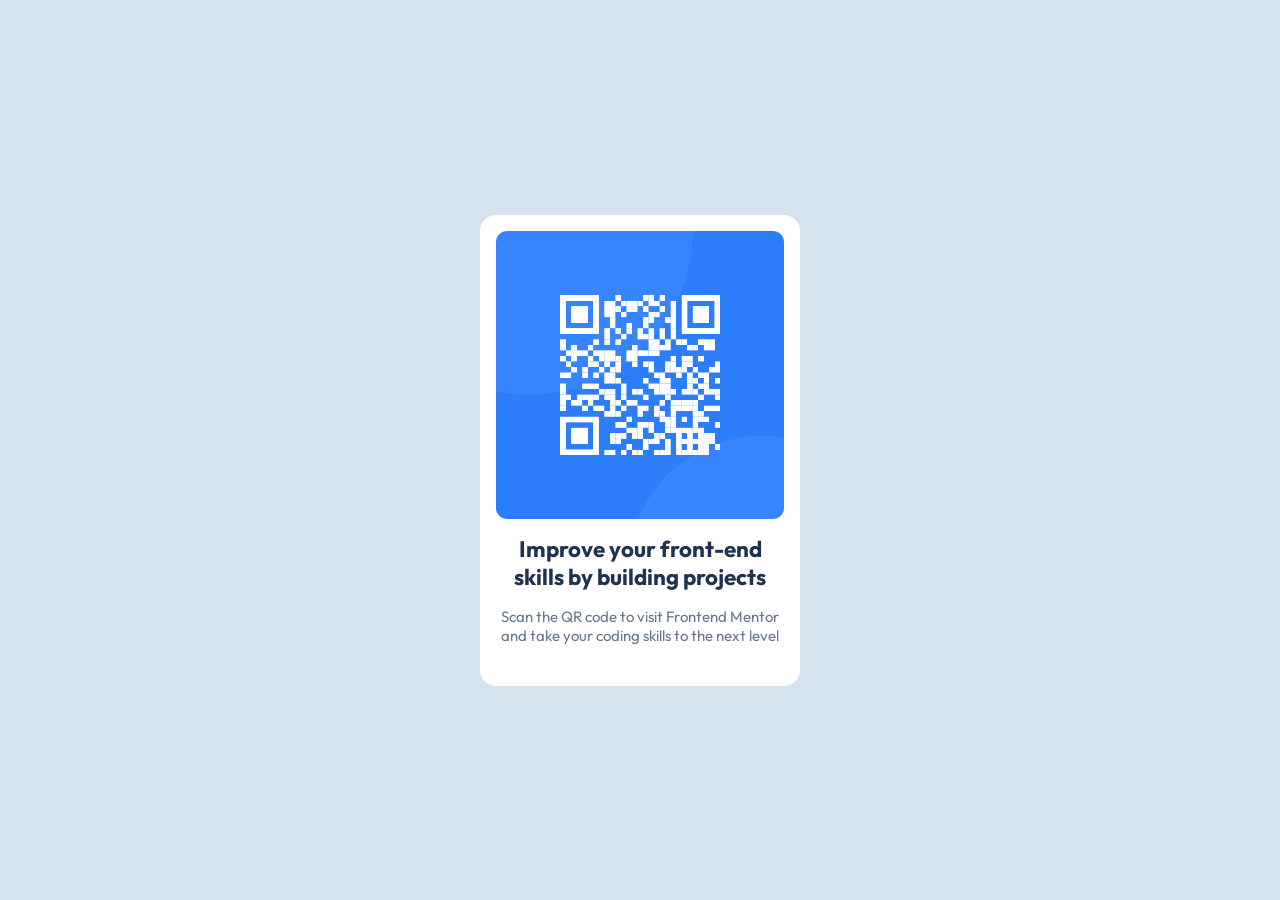
<file: 01. QR code component/index.html>
<!doctype html>
<html lang="en">
  <head>
    <meta charset="UTF-8" />
    <meta name="viewport" content="width=device-width, initial-scale=1.0" />
    <link rel="preconnect" href="https://fonts.googleapis.com" />
    <link rel="preconnect" href="https://fonts.gstatic.com" crossorigin />
    <link
      href="https://fonts.googleapis.com/css2?family=Outfit:wght@400;700&display=swap"
      rel="stylesheet"
    />
    <link rel="stylesheet" href="style.css" />
    <title>Frontend Mentor | QR code component</title>
  </head>

  <body>
    <main>
      <article>
        <img
          src="assets/image-qr-code.png"
          alt="Image of an example of a QR code in a blue background"
        />

        <h1>Improve your front-end skills by building projects</h1>
        <p>
          Scan the QR code to visit Frontend Mentor and take your coding skills
          to the next level
        </p>
      </article>
    </main>
  </body>
</html>
</file>
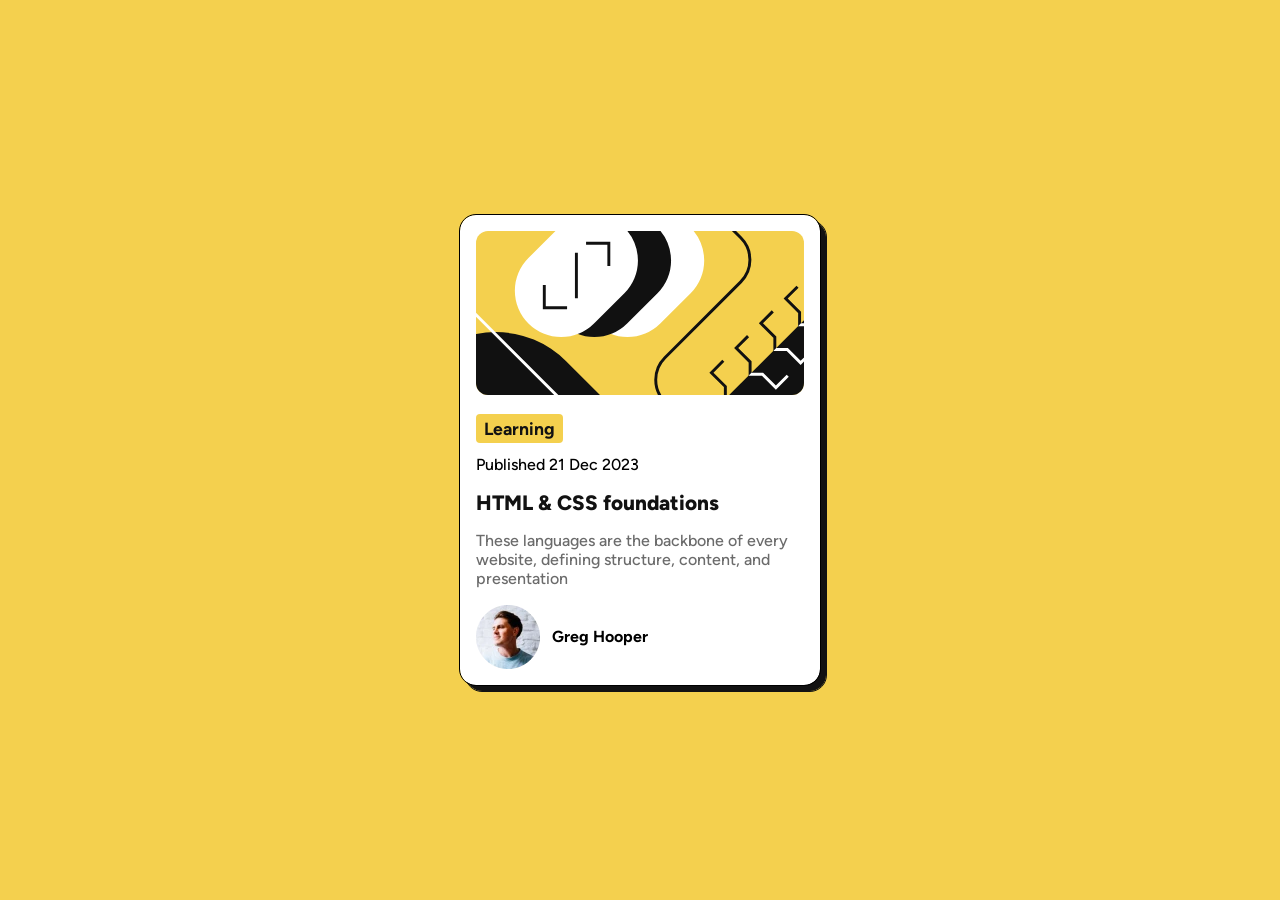
<file: 02. Blog Preview Card/index.html>
<!doctype html>
<html lang="en">
  <head>
    <meta charset="UTF-8" />
    <meta name="viewport" content="width=device-width, initial-scale=1.0" />

    <link
      rel="icon"
      type="image/png"
      sizes="32x32"
      href="./assets/images/favicon-32x32.png"
    />

    <link rel="stylesheet" href="style.css" />

    <title>Frontend Mentor | Blog preview card</title>
  </head>
  <body>
    <main>
      <figure class="header-figure">
        <img
          src="assets/images/illustration-article.svg"
          alt="An example illustration for the article"
          class="header-image"
        />
        <figcaption class="header-caption">
          <h2 class="header-tag">Learning</h2>
          <p class="header-date">
            Published <time datetime="2023-12-21">21 Dec 2023</time>
          </p>
        </figcaption>
      </figure>

      <article>
        <h1 class="article-heading"><a href="#">HTML & CSS foundations</a></h1>
        <p class="article-para">
          These languages are the backbone of every website, defining structure,
          content, and presentation
        </p>

        <figure class="article-author">
          <img
            src="assets/images/image-avatar.webp"
            alt="The headshot of the author of the above article"
          />
          <figcaption>
            <h2>Greg Hooper</h2>
          </figcaption>
        </figure>
      </article>
    </main>
  </body>
</html>
</file>
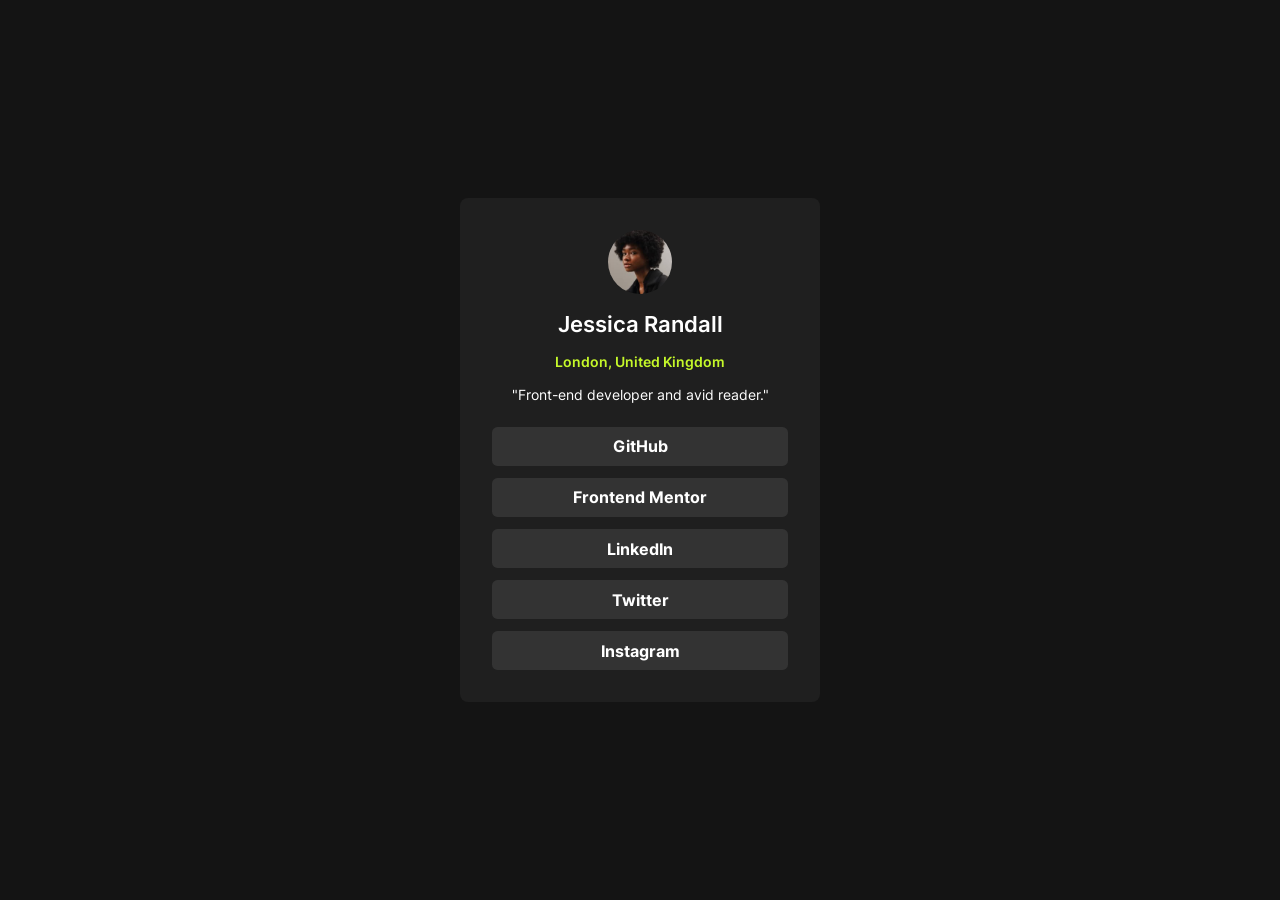
<file: 03. Social Links Profile/index.html>
<!doctype html>
<html lang="en">
  <head>
    <meta charset="UTF-8" />
    <meta name="viewport" content="width=device-width, initial-scale=1.0" />

    <link
      rel="icon"
      type="image/png"
      sizes="32x32"
      href="./assets/images/favicon-32x32.png"
    />
    <link rel="stylesheet" href="style.css" />

    <title>Frontend Mentor | Social links profile</title>
  </head>
  <body>
    <main class="profile">
      <figure class="headshot-and-bio">
        <img
          src="assets/images/avatar-jessica.jpeg"
          alt="Headshot of the profile owner, named Jessica"
        />
        <figcaption class="bio">
          <h1>Jessica Randall</h1>
          <h2>London, United Kingdom</h2>
          <p>"Front-end developer and avid reader."</p>
        </figcaption>
      </figure>

      <nav class="social-links">
        <ul>
          <li><a href="https://github.com/">GitHub</a></li>
          <li><a href="https://www.frontendmentor.io/">Frontend Mentor</a></li>
          <li><a href="https://www.linkedin.com/">LinkedIn</a></li>
          <li><a href="https://x.com/">Twitter</a></li>
          <li><a href="https://www.instagram.com/">Instagram</a></li>
        </ul>
      </nav>
    </main>
  </body>
</html>
</file>
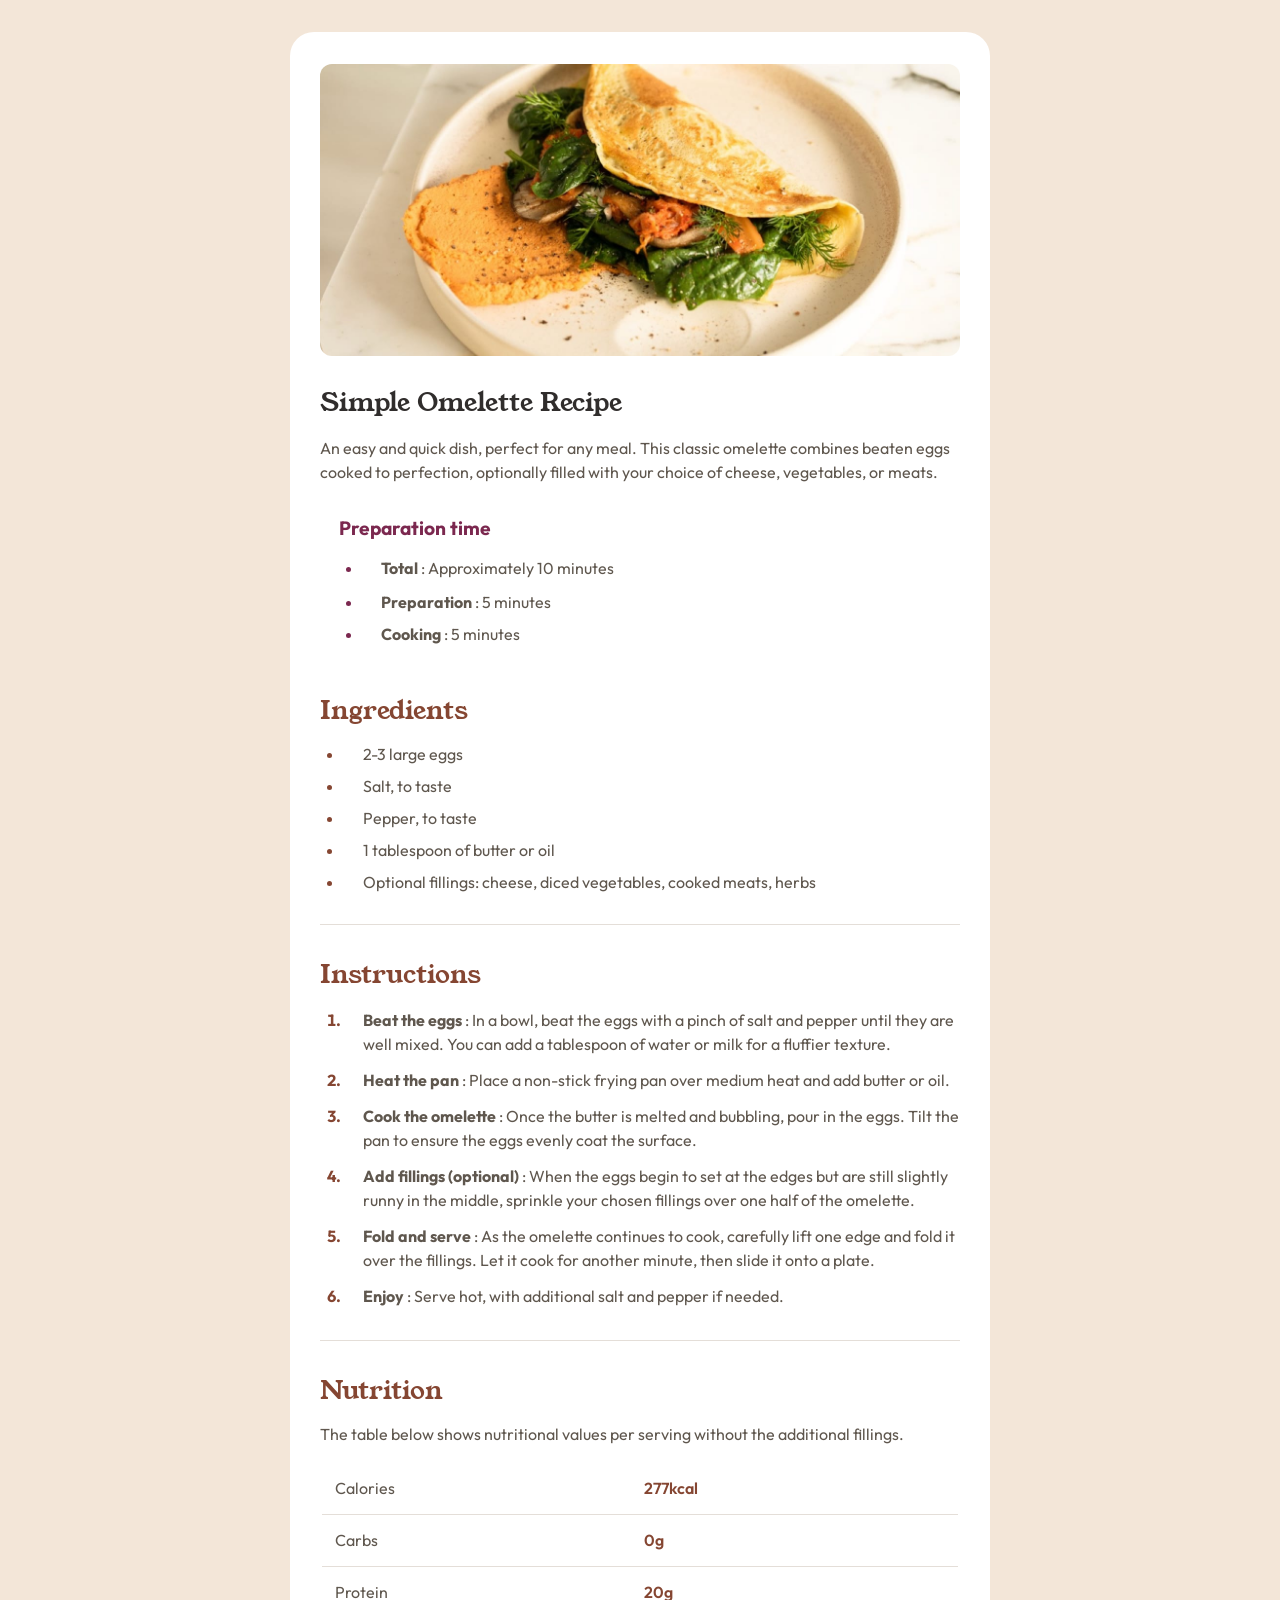
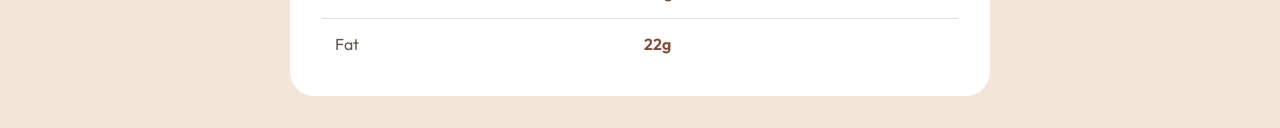
<file: 04. Recipe Page/index.html>
<!doctype html>
<html lang="en">
  <head>
    <meta charset="UTF-8" />
    <meta name="viewport" content="width=device-width, initial-scale=1.0" />

    <link
      rel="icon"
      type="image/png"
      sizes="32x32"
      href="./assets/images/favicon-32x32.png"
    />

    <link rel="stylesheet" href="style.css" />
    <title>Frontend Mentor | Recipe page</title>
  </head>
  <body>
    <header class="hero-header">
      <figure>
        <img
          src="assets/images/image-omelette.jpeg"
          alt="A example image of omlette for this article"
        />
      </figure>
    </header>

    <main>
      <article>
        <header class="recipe-header">
          <h1>Simple Omelette Recipe</h1>
          <p>
            An easy and quick dish, perfect for any meal. This classic omelette
            combines beaten eggs cooked to perfection, optionally filled with
            your choice of cheese, vegetables, or meats.
          </p>

          <section class="prep-time-section" aria-labelledby="prep-time">
            <h2 class="prep-time" id="prep-time">Preparation time</h2>
            <ul class="prep-info">
              <li>
                <h3>Total</h3>
                <p>: Approximately 10 minutes</p>
              </li>
              <li>
                <h3>Preparation</h3>
                : 5 minutes
              </li>
              <li>
                <h3>Cooking</h3>
                : 5 minutes
              </li>
            </ul>
          </section>
        </header>

        <section class="ingredients-section" aria-labelledby="ingredients">
          <h2 class="ingredients" id="ingredients">Ingredients</h2>
          <ul class="ingredients-list">
            <li>2-3 large eggs</li>

            <li>Salt, to taste</li>
            <li>Pepper, to taste</li>
            <li>1 tablespoon of butter or oil</li>
            <li>
              Optional fillings: cheese, diced vegetables, cooked meats, herbs
            </li>
          </ul>
        </section>

        <section class="instructions-section" aria-labelledby="instructions">
          <h2 class="instructions" id="instructions">Instructions</h2>
          <ol class="instructions-list">
            <li>
              <h3>Beat the eggs</h3>
              <p>
                : In a bowl, beat the eggs with a pinch of salt and pepper until
                they are well mixed. You can add a tablespoon of water or milk
                for a fluffier texture.
              </p>
            </li>
            <li>
              <h3>Heat the pan</h3>
              <p>
                : Place a non-stick frying pan over medium heat and add butter
                or oil.
              </p>
            </li>
            <li>
              <h3>Cook the omelette</h3>
              <p>
                : Once the butter is melted and bubbling, pour in the eggs. Tilt
                the pan to ensure the eggs evenly coat the surface.
              </p>
            </li>
            <li>
              <h3>Add fillings (optional)</h3>
              <p>
                : When the eggs begin to set at the edges but are still slightly
                runny in the middle, sprinkle your chosen fillings over one half
                of the omelette.
              </p>
            </li>
            <li>
              <h3>Fold and serve</h3>
              <p>
                : As the omelette continues to cook, carefully lift one edge and
                fold it over the fillings. Let it cook for another minute, then
                slide it onto a plate.
              </p>
            </li>
            <li>
              <h3>Enjoy</h3>
              <p>: Serve hot, with additional salt and pepper if needed.</p>
            </li>
          </ol>
        </section>

        <section class="nutrition-section" aria-labelledby="nutrition">
          <h2 class="nutrition" id="nutrition">Nutrition</h2>
          <p>
            The table below shows nutritional values per serving without the
            additional fillings.
          </p>

          <table>
            <tr>
              <th>Calories</th>
              <td>277kcal</td>
            </tr>
            <tr>
              <th>Carbs</th>
              <td>0g</td>
            </tr>
            <tr>
              <th>Protein</th>
              <td>20g</td>
            </tr>
            <tr>
              <th>Fat</th>
              <td>22g</td>
            </tr>
          </table>
        </section>
      </article>
    </main>
  </body>
</html>
</file>
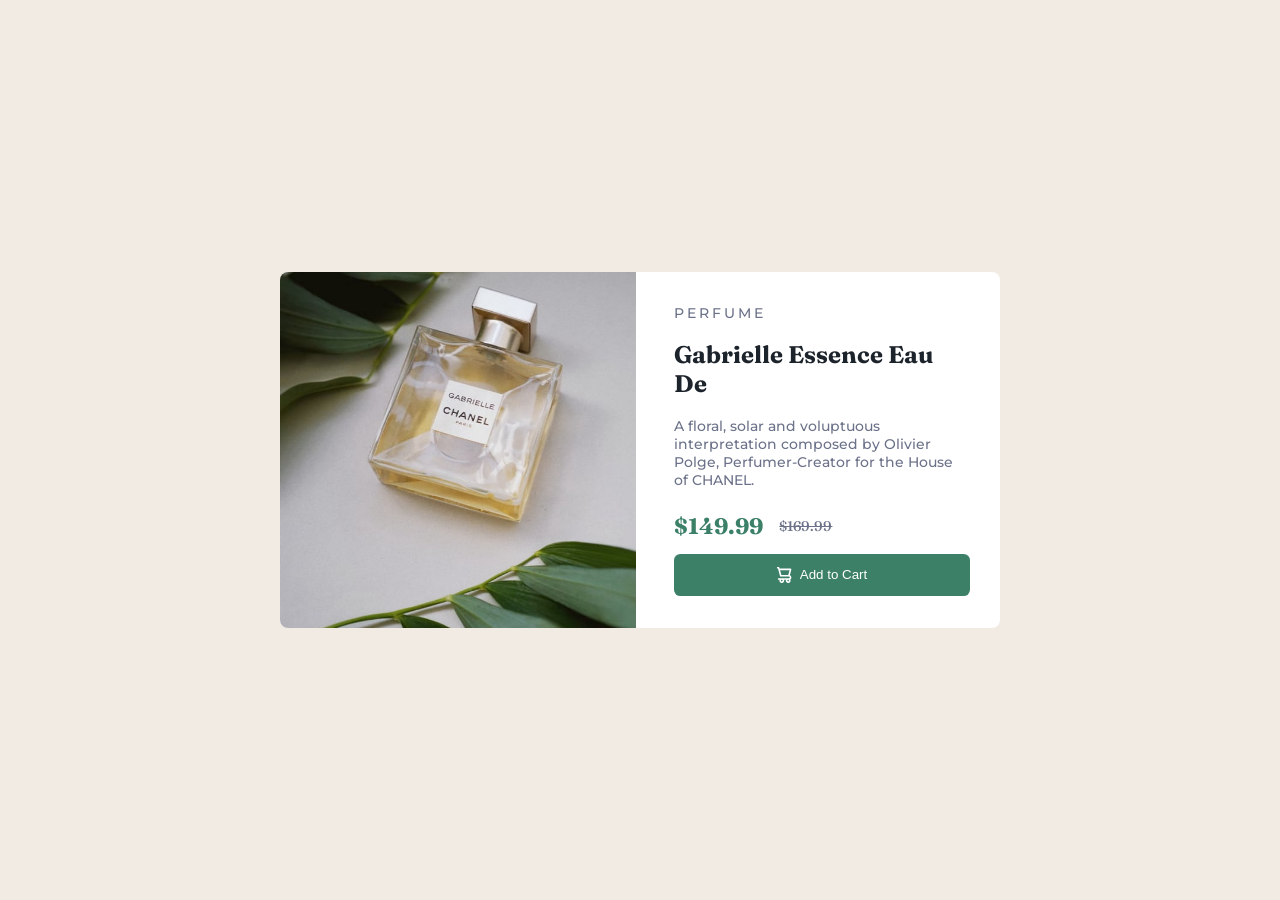
<file: 05. Product Preview Card Component/index.html>
<!doctype html>
<html lang="en">
  <head>
    <meta charset="UTF-8" />
    <meta name="viewport" content="width=device-width, initial-scale=1.0" />
    <link
      rel="icon"
      type="image/png"
      sizes="32x32"
      href="assets/images/favicon-32x32.png"
    />
    <link rel="stylesheet" href="style.css" />
    <title>Frontend Mentor | Product preview card component</title>
  </head>
  <body>
    <main>
      <article>
        <picture>
          <source
            class="desktop-image"
            media="(min-width: 620px)"
            srcset="assets/images/image-product-desktop.jpg"
            type="image/jpg"
          />

          <img
            src="assets/images/image-product-mobile.jpg"
            alt="Image of the perfume bottle named 'Gabrielle' by CHANEL"
            class="product-image"
          />
        </picture>

        <section aria-labelledby="product-details">
          <h2 class="tag" id="product-details">Perfume</h2>
          <h1 class="product-name">Gabrielle Essence Eau De</h1>
          <p class="description">
            A floral, solar and voluptuous interpretation composed by Olivier
            Polge, Perfumer-Creator for the House of CHANEL.
          </p>
          <p class="price-tags">
            <strong class="new-price-tag">$149.99</strong>
            <span class="old-price-tag">$169.99</span>
          </p>

          <button type="button">
            <img
              src="assets/images/icon-cart.svg"
              alt="Shopping cart icon"
            />Add to Cart
          </button>
        </section>
      </article>
    </main>
  </body>
</html>
</file>
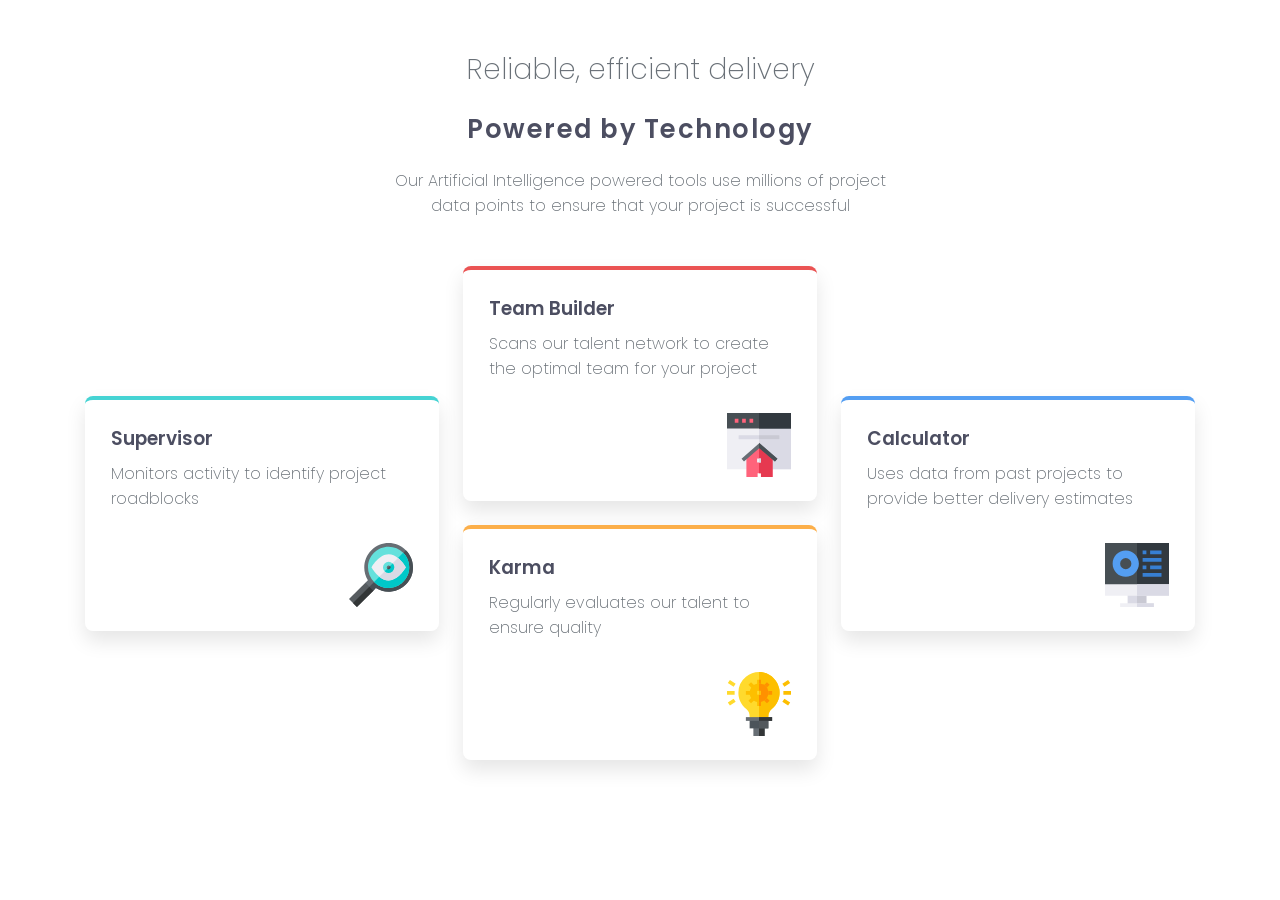
<file: 06. Four Card Feature Section/index.html>
<!doctype html>
<html lang="en">
  <head>
    <meta charset="UTF-8" />
    <meta name="viewport" content="width=device-width, initial-scale=1.0" />

    <link
      rel="icon"
      type="image/png"
      sizes="32x32"
      href="./images/favicon-32x32.png"
    />
    <link rel="stylesheet" href="style.css" />

    <title>Frontend Mentor | Four card feature section</title>
  </head>
  <body>
    <header>
      <h1>Reliable, efficient delivery</h1>
      <h2>Powered by Technology</h2>
      <p>
        Our Artificial Intelligence powered tools use millions of project data
        points to ensure that your project is successful
      </p>
    </header>

    <main>
      <article class="supervisor">
        <section aria-labelledby="supervisor-text">
          <h3 id="supervisor-text">Supervisor</h3>
          <p>Monitors activity to identify project roadblocks</p>
        </section>
        <img src="images/icon-supervisor.svg" alt="" aria-hidden="true" />
      </article>

      <article class="team-builder">
        <section aria-labelledby="team-builder-text">
          <h3 id="team-builder-text">Team Builder</h3>
          <p>
            Scans our talent network to create the optimal team for your project
          </p>
        </section>
        <img src="images/icon-team-builder.svg" alt="" aria-hidden="true" />
      </article>

      <article class="karma">
        <section aria-labelledby="karma-text">
          <h3 id="karma-text">Karma</h3>
          <p>Regularly evaluates our talent to ensure quality</p>
        </section>
        <img src="images/icon-karma.svg" alt="" aria-hidden="true" />
      </article>

      <article class="calculator">
        <section aria-labelledby="calculator-text">
          <h3 id="calculator-text">Calculator</h3>
          <p>
            Uses data from past projects to provide better delivery estimates
          </p>
        </section>
        <img src="images/icon-calculator.svg" alt="" aria-hidden="true" />
      </article>
    </main>
  </body>
</html>
</file>
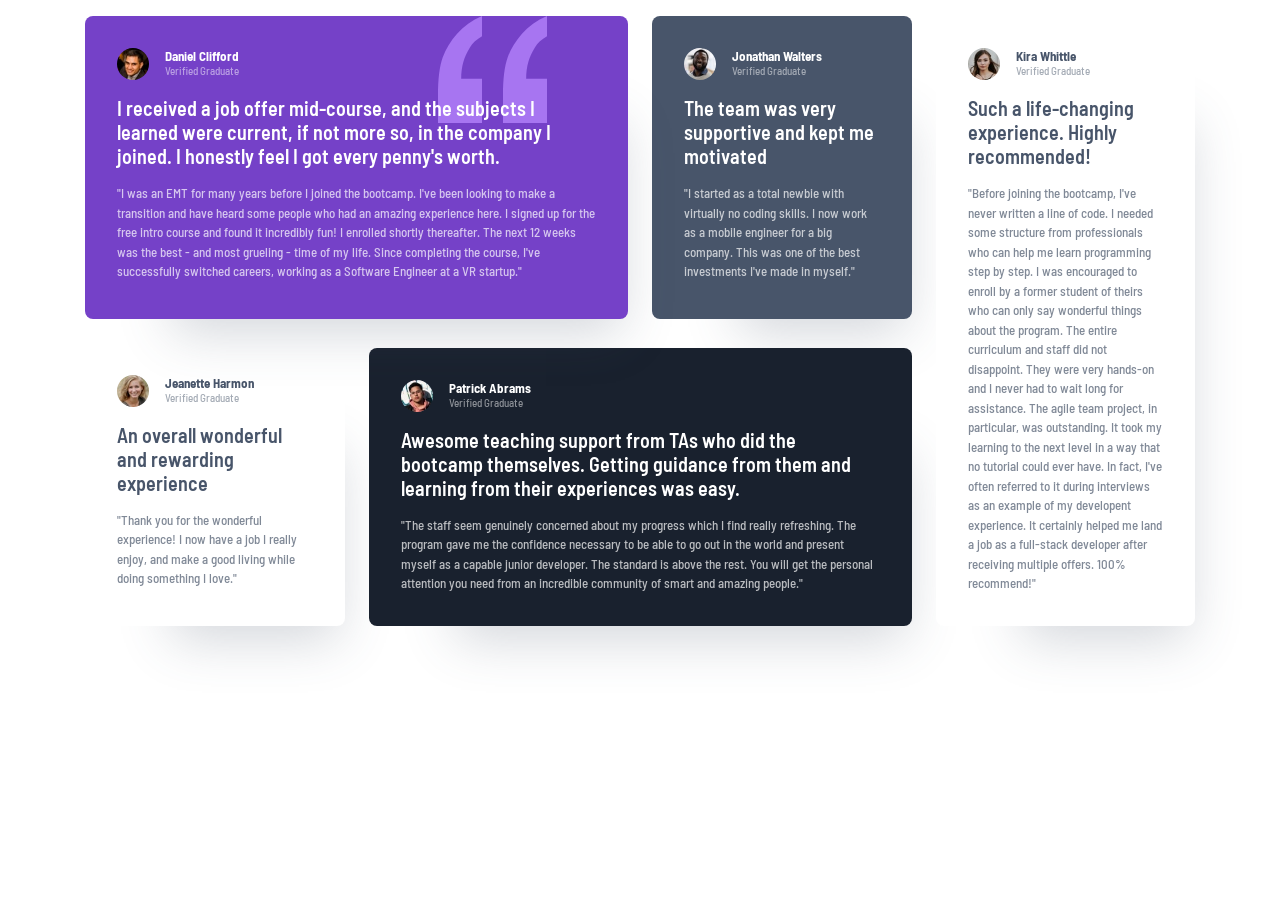
<file: 07. Testimonials Grid Section/index.html>
<!doctype html>
<html lang="en">
  <head>
    <meta charset="UTF-8" />
    <meta name="viewport" content="width=device-width, initial-scale=1.0" />
    <link
      rel="icon"
      type="image/png"
      sizes="32x32"
      href="./images/favicon-32x32.png"
    />
    <link rel="stylesheet" href="style.css" />
    <title>Frontend Mentor | Testimonials Grid Section</title>
  </head>
  <body>
    <main>
      <article class="feedback-daniel">
        <figure class="profile">
          <img src="assets/image-daniel.jpg" alt="" />
          <figcaption>
            <h2>Daniel Clifford</h2>
            <p>Verified Graduate</p>
          </figcaption>
        </figure>

        <section aria-labelledby="feedback" class="feedback-section">
          <h2 id="feedback">
            I received a job offer mid-course, and the subjects I learned were
            current, if not more so, in the company I joined. I honestly feel I
            got every penny's worth.
          </h2>

          <p>
            "I was an EMT for many years before I joined the bootcamp. I've been
            looking to make a transition and have heard some people who had an
            amazing experience here. I signed up for the free intro course and
            found it incredibly fun! I enrolled shortly thereafter. The next 12
            weeks was the best - and most grueling - time of my life. Since
            completing the course, I've successfully switched careers, working
            as a Software Engineer at a VR startup."
          </p>
        </section>
        <img
          src="assets/bg-pattern-quotation.svg"
          alt=""
          class="decoration-quote-icon"
          aria-hidden="true"
        />
      </article>

      <article class="feedback-jonathan">
        <figure class="profile">
          <img src="assets/image-jonathan.jpg" alt="" />
          <figcaption>
            <h2>Jonathan Walters</h2>
            <p>Verified Graduate</p>
          </figcaption>
        </figure>

        <section aria-labelledby="feedback" class="feedback-section">
          <h2 id="feedback">
            The team was very supportive and kept me motivated
          </h2>

          <p>
            "I started as a total newbie with virtually no coding skills. I now
            work as a mobile engineer for a big company. This was one of the
            best investments I've made in myself."
          </p>
        </section>
      </article>

      <article class="feedback-jeanette">
        <figure class="profile">
          <img src="assets/image-jeanette.jpg" alt="" />
          <figcaption>
            <h2>Jeanette Harmon</h2>
            <p>Verified Graduate</p>
          </figcaption>
        </figure>

        <section aria-labelledby="feedback" class="feedback-section">
          <h2 id="feedback">An overall wonderful and rewarding experience</h2>

          <p>
            "Thank you for the wonderful experience! I now have a job I really
            enjoy, and make a good living while doing something I love."
          </p>
        </section>
      </article>

      <article class="feedback-patrick">
        <figure class="profile">
          <img src="assets/image-patrick.jpg" alt="" />
          <figcaption>
            <h2>Patrick Abrams</h2>
            <p>Verified Graduate</p>
          </figcaption>
        </figure>

        <section aria-labelledby="feedback" class="feedback-section">
          <h2 id="feedback">
            Awesome teaching support from TAs who did the bootcamp themselves.
            Getting guidance from them and learning from their experiences was
            easy.
          </h2>

          <p>
            "The staff seem genuinely concerned about my progress which I find
            really refreshing. The program gave me the confidence necessary to
            be able to go out in the world and present myself as a capable
            junior developer. The standard is above the rest. You will get the
            personal attention you need from an incredible community of smart
            and amazing people."
          </p>
        </section>
      </article>

      <article class="feedback-kira">
        <figure class="profile">
          <img src="assets/image-kira.jpg" alt="" />
          <figcaption>
            <h2>Kira Whittle</h2>
            <p>Verified Graduate</p>
          </figcaption>
        </figure>

        <section aria-labelledby="feedback" class="feedback-section">
          <h2 id="feedback">
            Such a life-changing experience. Highly recommended!
          </h2>

          <p>
            "Before joining the bootcamp, I've never written a line of code. I
            needed some structure from professionals who can help me learn
            programming step by step. I was encouraged to enroll by a former
            student of theirs who can only say wonderful things about the
            program. The entire curriculum and staff did not disappoint. They
            were very hands-on and I never had to wait long for assistance. The
            agile team project, in particular, was outstanding. It took my
            learning to the next level in a way that no tutorial could ever
            have. In fact, I've often referred to it during interviews as an
            example of my developent experience. It certainly helped me land a
            job as a full-stack developer after receiving multiple offers. 100%
            recommend!"
          </p>
        </section>
      </article>
    </main>
  </body>
</html>
</file>
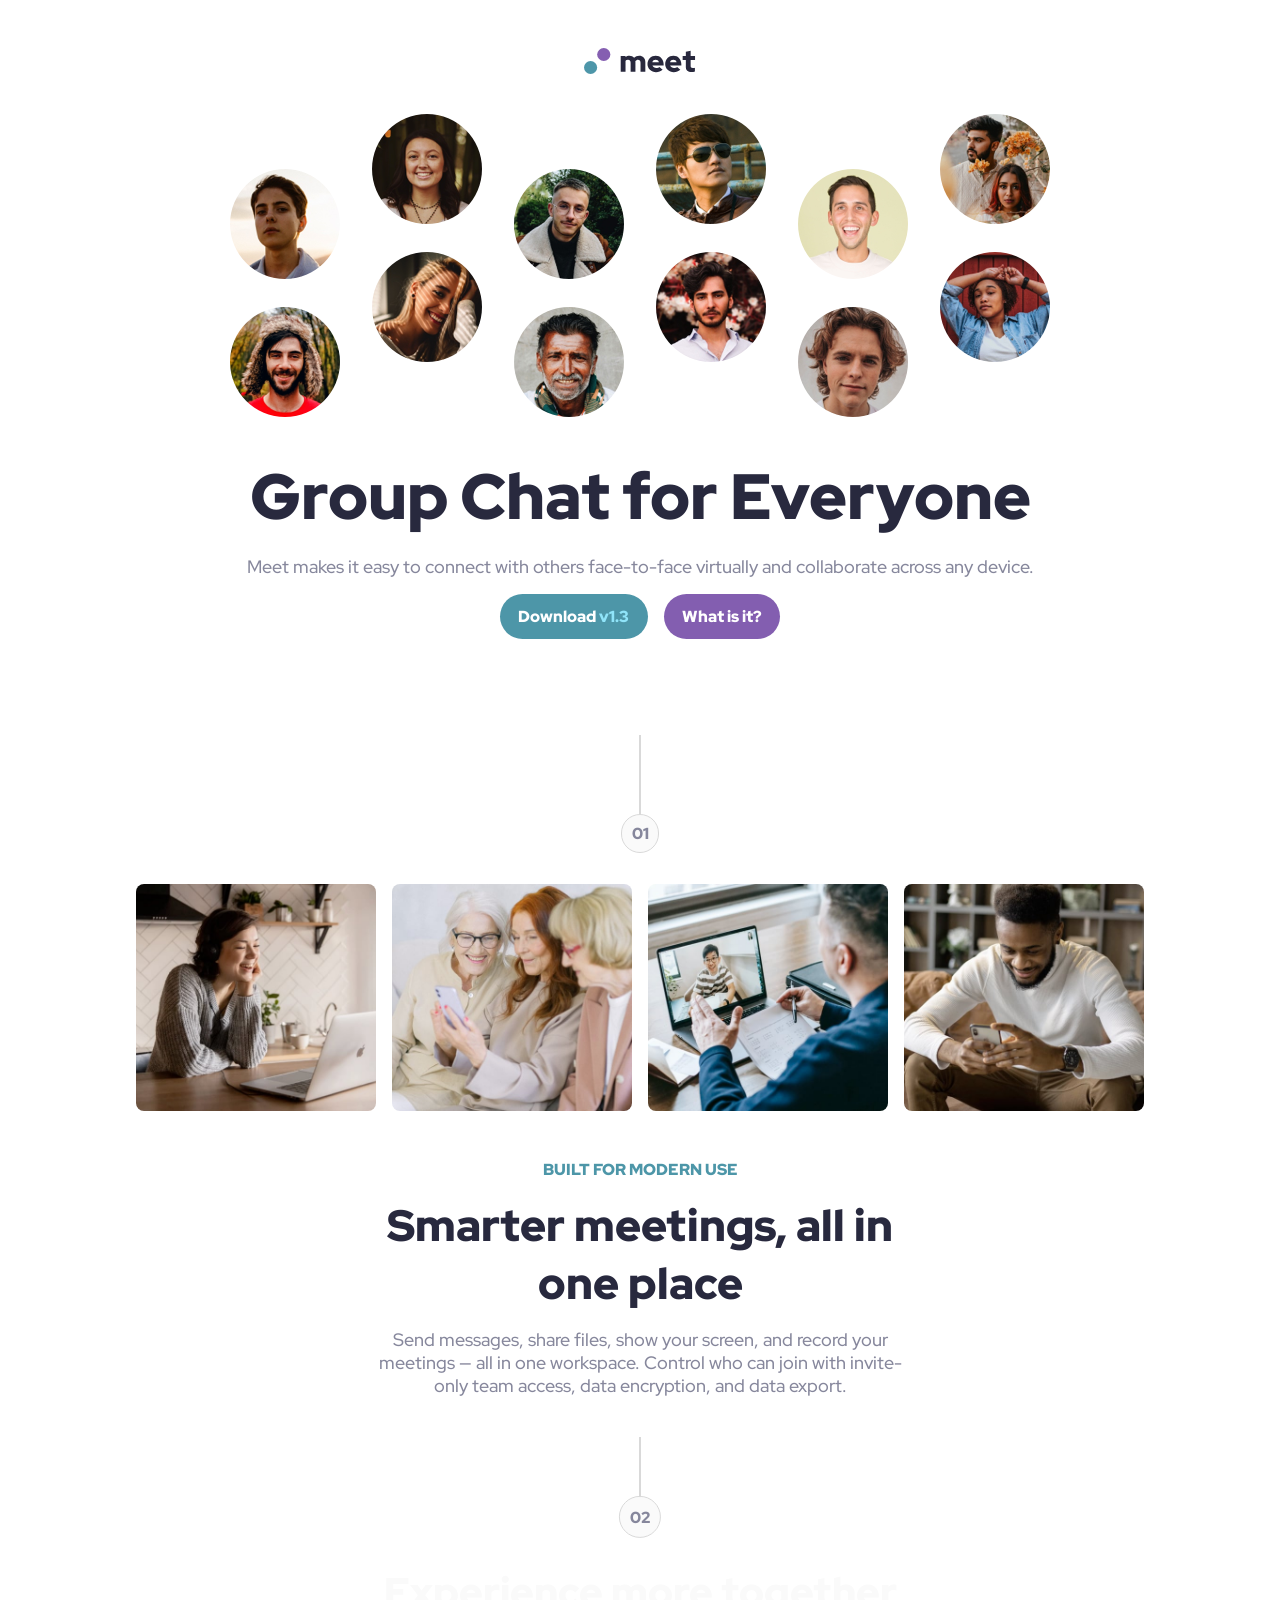
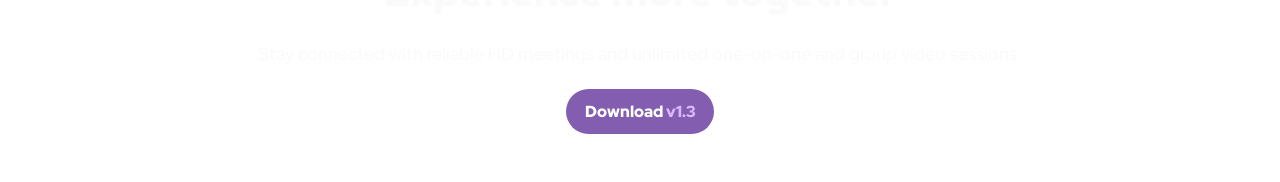
<file: 08. Meet Landing Page/index.html>
<!doctype html>
<html lang="en">
  <head>
    <meta charset="UTF-8" />
    <meta name="viewport" content="width=device-width, initial-scale=1.0" />

    <link
      rel="icon"
      type="image/png"
      sizes="32x32"
      href="./assets/favicon-32x32.png"
    />

    <link rel="stylesheet" href="style.css" />

    <title>Frontend Mentor | Meet landing page</title>
  </head>
  <body>
    <header class="hero-header">
      <img src="assets/logo.svg" alt="" class="site-logo" />

      <div class="hero-section">
        <picture>
          <source
            media="(min-width: 1440px)"
            srcset="assets/desktop/image-hero-left.png"
            type="image/jpg"
          />
          <img src="assets/tablet/image-hero.png" alt="" />
        </picture>

        <section aria-labelledby="group-chat-header">
          <h1 id="group-chat-header">Group Chat for Everyone</h1>
          <p>
            Meet makes it easy to connect with others face-to-face virtually and
            collaborate across any device.
          </p>
          <div class="button-container">
            <button type="button" class="download-button">
              Download <span class="header-version">v1.3</span>
            </button>
            <button type="button" class="what-button">What is it?</button>
          </div>
        </section>

        <picture>
          <source
            media="(min-width: 1440px)"
            srcset="assets/desktop/image-hero-right.png"
            type="image/jpg"
          />
          <img
            src="assets/tablet/image-hero.png"
            alt=""
            class="tablet-double-image"
          />
        </picture>
      </div>
    </header>

    <main>
      <article>
        <header class="main-header">
          <p class="number">01</p>
          <figure>
            <img src="assets/desktop/image-woman-in-videocall.jpg" alt="" />
            <img src="assets/desktop/image-women-videochatting.jpg" alt="" />
            <img src="assets/desktop/image-men-in-meeting.jpg" alt="" />
            <img src="assets/desktop/image-man-texting.jpg" alt="" />
          </figure>
        </header>
        <section class="usage-description" aria-labelledby="usage">
          <h2 id="usage">Built for modern use</h2>
          <p class="bold-text">Smarter meetings, all in one place</p>
          <p class="normal-text">
            Send messages, share files, show your screen, and record your
            meetings — all in one workspace. Control who can join with
            invite-only team access, data encryption, and data export.
          </p>
        </section>
      </article>
    </main>

    <aside>
      <article>
        <p class="number">02</p>

        <section
          aria-labelledby="footer-stay-connected"
          class="stay-connected-description"
        >
          <h2 id="footer-stay-connected">Experience more together</h2>
          <p>
            Stay connected with reliable HD meetings and unlimited one-on-one
            and group video sessions.
          </p>
          <button type="button">
            Download <span class="aside-version">v1.3</span>
          </button>
        </section>
      </article>
    </aside>
  </body>
</html>
</file>
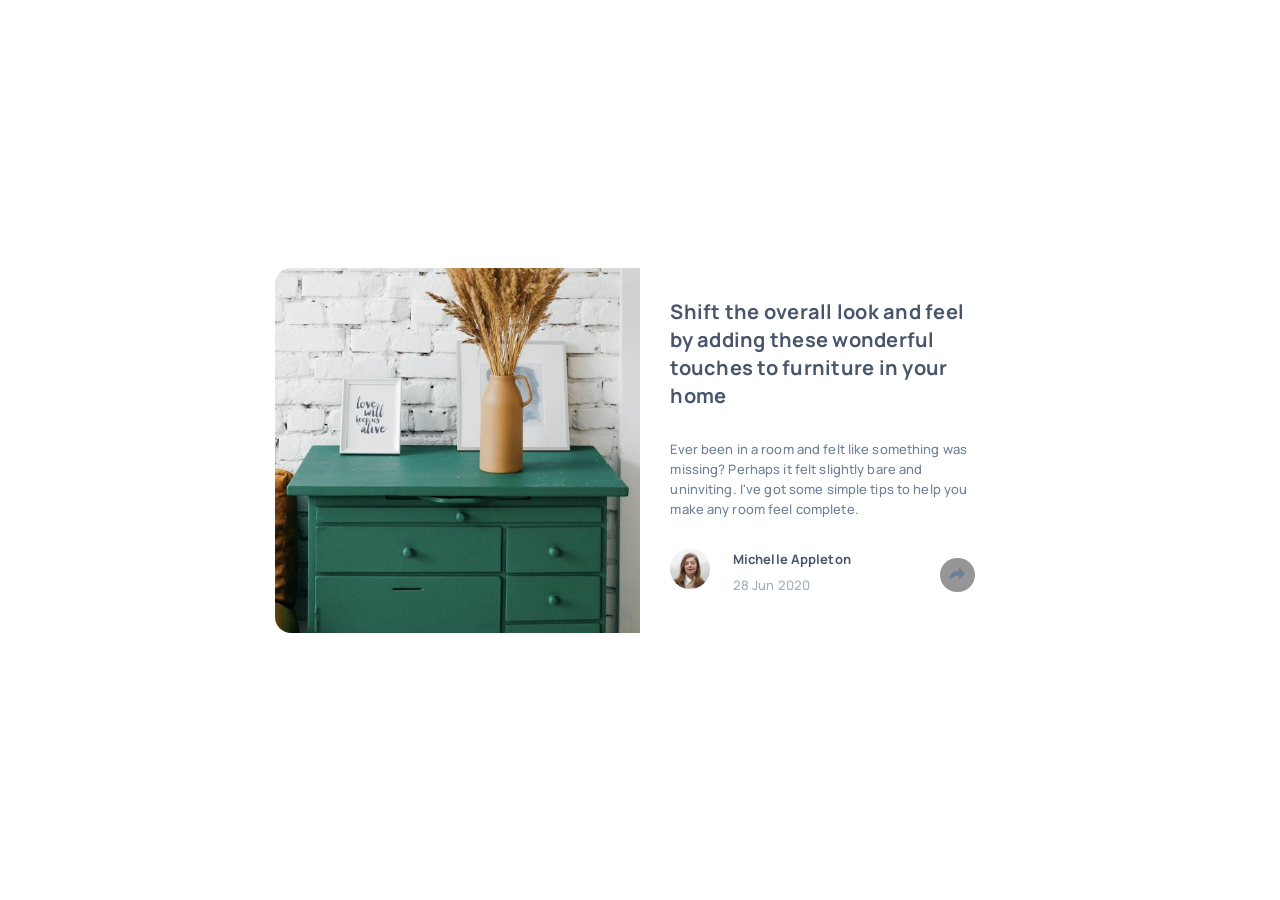
<file: 09. Article Preview Component/index.html>
<!doctype html>
<html lang="en">
  <head>
    <meta charset="UTF-8" />
    <meta name="viewport" content="width=device-width, initial-scale=1.0" />

    <link
      rel="icon"
      type="image/png"
      sizes="32x32"
      href="./images/favicon-32x32.png"
    />
    <link rel="stylesheet" href="style.css" />

    <title>Frontend Mentor | Article preview component</title>
  </head>
  <body>
    <main>
      <article class="card">
        <img src="assets/drawers.jpg" alt="Image of a green colored table along with some drawer spaces, with two photo frames and a flower vase on top of that table" class="product-image" />

        <section aria-labelledby="furniture" class="furniture-section">
          <h1 id="furniture">
            Shift the overall look and feel by adding these wonderful touches to
            furniture in your home
          </h1>
          <p>
            Ever been in a room and felt like something was missing? Perhaps it
            felt slightly bare and uninviting. I've got some simple tips to help
            you make any room feel complete.
          </p>
          <figure>
            <img src="assets/avatar-michelle.jpg" alt="Headshot of the writer" class="headshot" />
            <figcaption>
              <h2>Michelle Appleton</h2>
              <time datetime="2020-06-28">28 Jun 2020</time>
            </figcaption>

            <div class="share-container">
              <button class="share-button" id="share-button" type="button" aria-label="Share">
                <img src="assets/icon-share.svg" alt="Share button" id="share" />
              </button>

              <div class="social-links-tooltip-invisible" id="social-links-tooltip-invisible" aria-live="polite" aria-atomic="true">
                <span class="share">Share</span>
                <img src="assets/icon-facebook.svg" alt="FaceBook share" />
                <img src="assets/icon-twitter.svg" alt="Twitter share" />
                <img src="assets/icon-pinterest.svg" alt="Pinterest share"" />
                <img
                  src="assets/icon-share.svg"
                  alt=""
                  class="share-icon-small-screen"
                />
              </div>

              <p class="screen-reader" id="share-status" aria-live="polite" aria-atomic="true"></p>
            </div>
          </figure>
        </section>
      </article>
    </main>

    <script src="script.js"></script>
  </body>
</html>
</file>
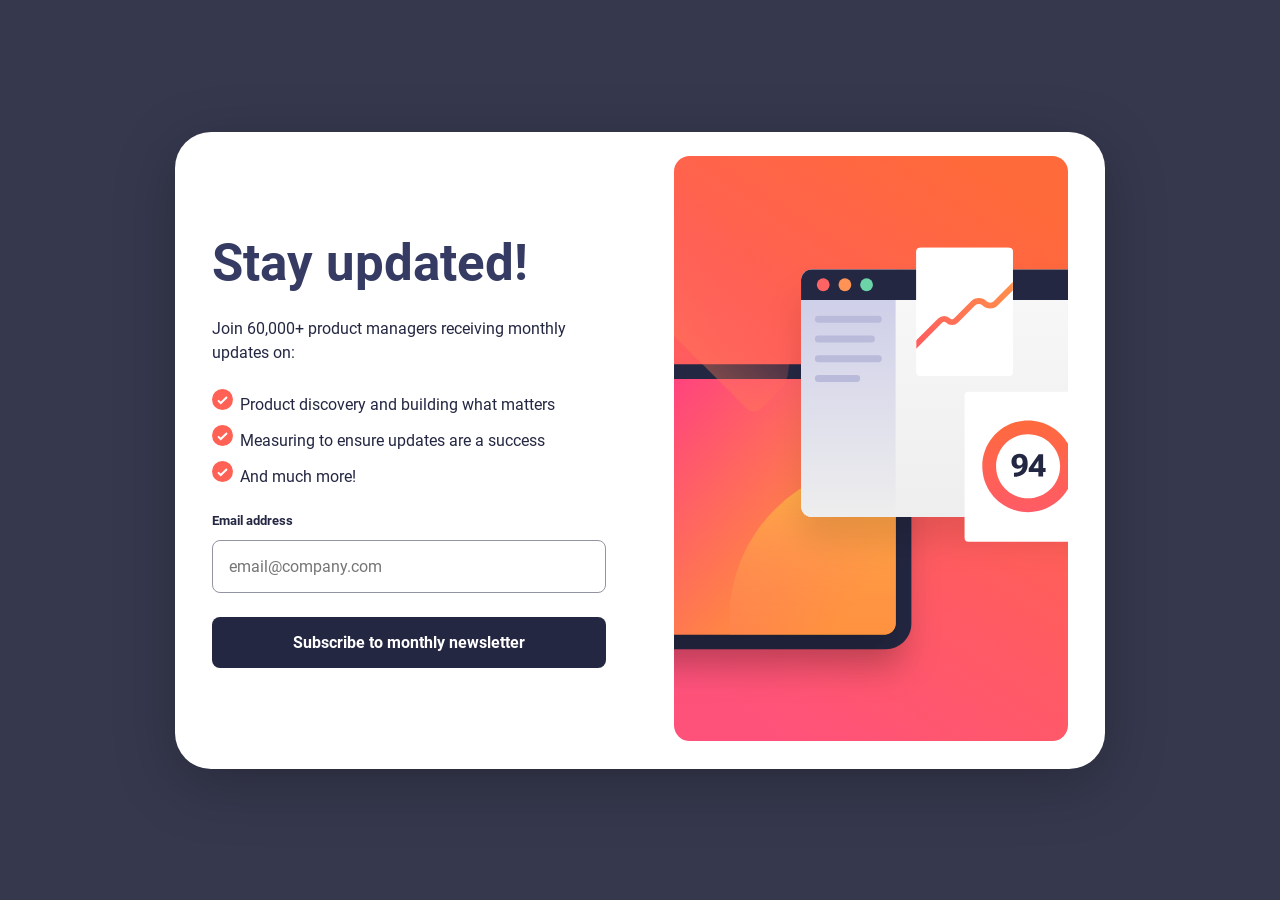
<file: 10. Newsletter Sign-up Form With Success Message/index.html>
<!doctype html>
<html lang="en">
  <head>
    <meta charset="UTF-8" />
    <meta name="viewport" content="width=device-width, initial-scale=1.0" />

    <link
      rel="icon"
      type="image/png"
      sizes="32x32"
      href="./assets/images/favicon-32x32.png"
    />

    <link rel="stylesheet" href="style.css" />

    <title>
      Frontend Mentor | Newsletter sign-up form with success message
    </title>
  </head>
  <body>
    <!-- Form Submit -->
    <main class="card card-newsletter" id="newsletter-layout">
      <article class="card-components">
        <h1 id="stay-updated">Stay updated!</h1>
        <p>Join 60,000+ product managers receiving monthly updates on:</p>
        <ul>
          <li>Product discovery and building what matters</li>
          <li>Measuring to ensure updates are a success</li>
          <li>And much more!</li>
        </ul>
        <form action="" id="form" aria-labelledby="stay-updated" novalidate>
          <div class="form-control" id="form-control">
            <label for="email">Email address</label>
            <input
              type="email"
              id="email"
              name="email"
              placeholder="email@company.com"
              class="valid-input"
              required
            />
            <p
              class="error-message"
              id="error-message"
              aria-live="assertive"
              aria-atomic="true"
            ></p>
          </div>
          <button type="submit" class="page-button" id="submit-button">
            Subscribe to monthly newsletter
          </button>
        </form>
      </article>

      <picture>
        <source
          media="(min-width: 700px)"
          srcset="assets/images/illustration-sign-up-desktop.svg"
          type="image/jpeg"
        />

        <img
          src="assets/images/illustration-sign-up-mobile.svg"
          alt=""
          class="illustration"
        />
      </picture>
    </main>

    <!-- Success message alert-->
    <aside id="success-layout" hidden role="alert">
      <article class="card card-components success-layout">
        <img src="assets/images/icon-success.svg" alt="" />
        <h2>Thanks for subscribing!</h2>
        <p>
          A confirmation email has been sent to
          <span class="user-email" id="user-email"></span>. Please open it and
          click the button inside to confirm your subscription.
        </p>
        <button type="button" class="page-button">Dismiss message</button>
      </article>
    </aside>

    <script src="script.js"></script>
  </body>
</html>
</file>
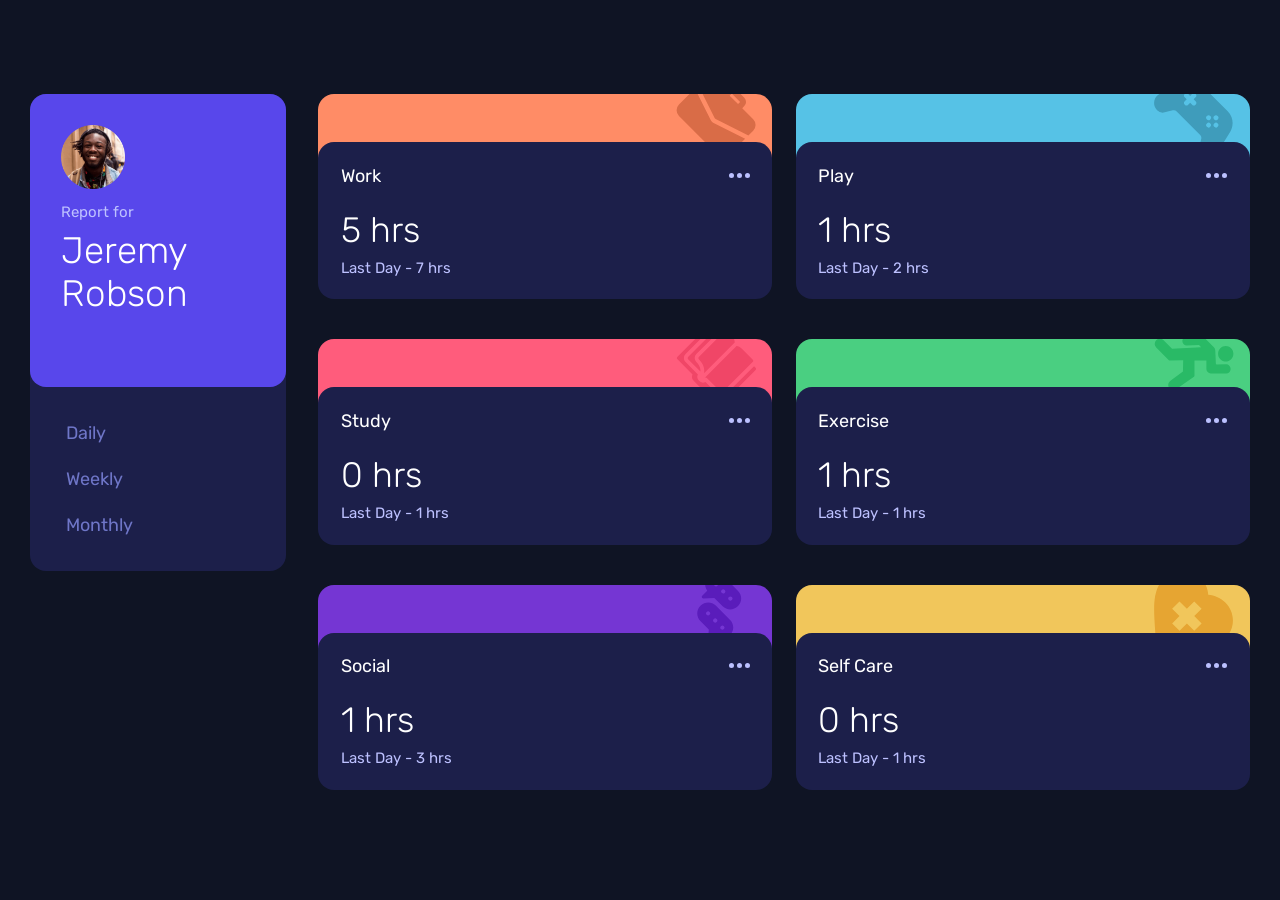
<file: 11. Time Tracking Dashboard/index.html>
<!doctype html>
<html lang="en">
  <head>
    <meta charset="UTF-8" />
    <meta name="viewport" content="width=device-width, initial-scale=1.0" />

    <link
      rel="icon"
      type="image/png"
      sizes="32x32"
      href="./images/favicon-32x32.png"
    />
    <link rel="stylesheet" href="style.css" />

    <title>Frontend Mentor | Time tracking dashboard</title>
  </head>
  <body>
    <main>
      <header>
        <section aria-labelledby="user-name" class="user-profile">
          <img
            src="assets/image-jeremy.png"
            alt="Headshot of the user"
            class="profile-photo"
          />

          <div class="profile-name">
            <p>Report for</p>
            <h1 id="user-name" class="user-name">Jeremy Robson</h1>
          </div>
        </section>
        <nav class="timeline">
          <button
            type="button"
            class="timeline-button"
            id="daily"
            data-time="daily"
          >
            Daily
          </button>

          <button type="button" class="timeline-button" data-time="weekly">
            Weekly
          </button>

          <button type="button" class="timeline-button" data-time="monthly">
            Monthly
          </button>
        </nav>
      </header>

      <article>
        <ul
          class="to-dos"
          id="to-dos"
          aria-live="polite"
          aria-atomic="true"
        ></ul>
      </article>
    </main>

    <script type="module" src="script.js"></script>
  </body>
</html>
</file>
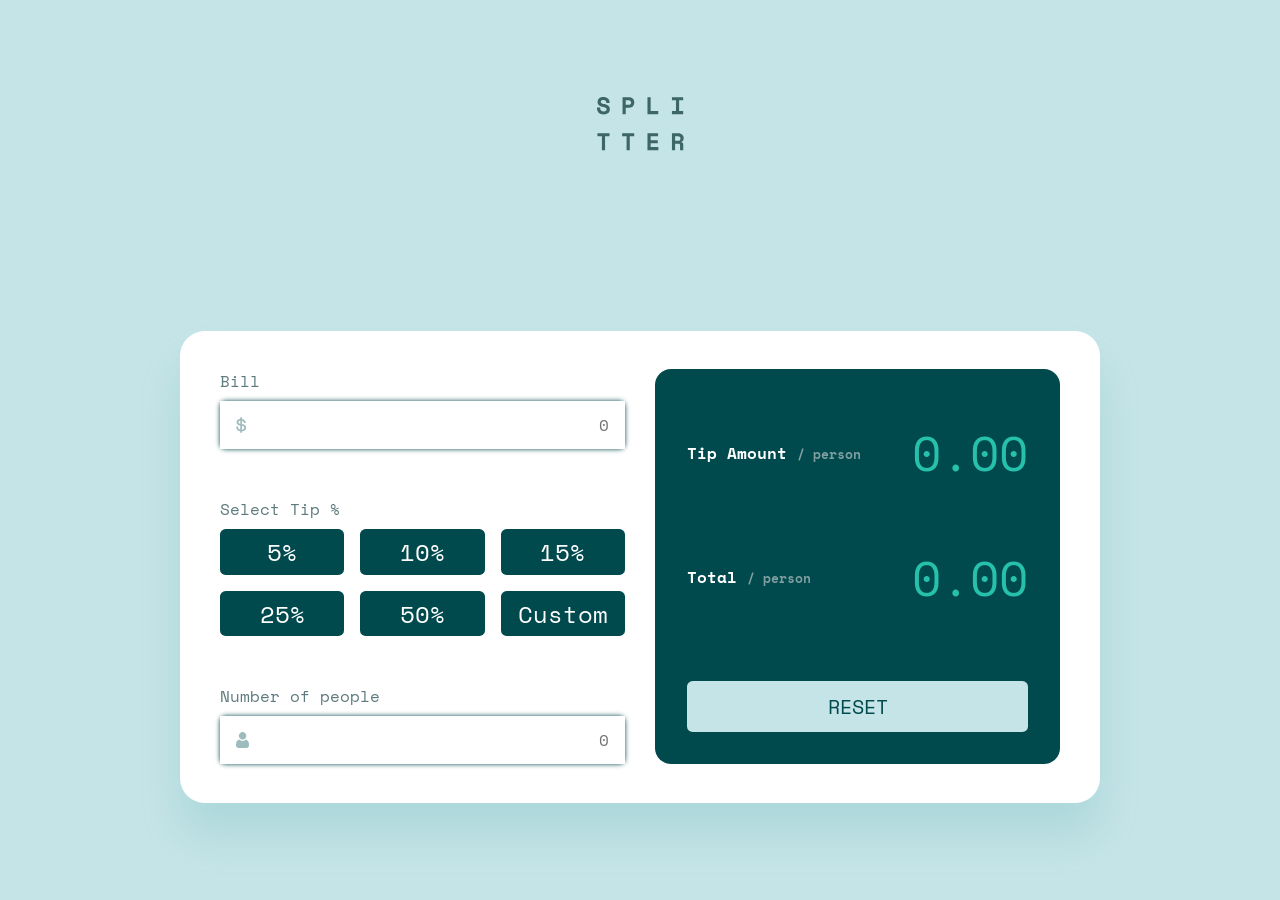
<file: 12. Tip Calculator App/index.html>
<!doctype html>
<html lang="en">
  <head>
    <meta charset="UTF-8" />
    <meta name="viewport" content="width=device-width, initial-scale=1.0" />
    <link rel="icon" type="image/png" sizes="32x32" href="./images/favicon-32x32.png" />
    <link rel="stylesheet" href="style.css" />

    <title>Frontend Mentor | Tip calculator app</title>
  </head>
  <body>
    <header>
      <img src="assets/logo.svg" alt="" class="logo" />
    </header>

    <main>
      <article class="user-data">
        <form class="form" id="form" novalidate>
          <div class="form-data">
            <label for="bill-input" class="input-label">Bill</label>

            <div class="icon-and-data">
              <img src="assets/icon-dollar.svg" alt="" />
              <input type="number" name="bill" id="bill-input" placeholder="0" aria-live="polite" aria-atomic="true" />
            </div>
          </div>

          <fieldset class="form-data">
            <legend class="input-label">Select Tip %</legend>

            <div class="tip-wrapper">
              <div class="tip-option">
                <input type="radio" id="tip-5" name="tip-percent" value="5%" />
                <label for="tip-5">5%</label>
              </div>

              <div class="tip-option">
                <input type="radio" id="tip-10" name="tip-percent" value="10%" />
                <label for="tip-10">10%</label>
              </div>

              <div class="tip-option">
                <input type="radio" id="tip-15" name="tip-percent" value="15%" />
                <label for="tip-15">15%</label>
              </div>

              <div class="tip-option">
                <input type="radio" id="tip-25" name="tip-percent" value="25%" />
                <label for="tip-25">25%</label>
              </div>

              <div class="tip-option">
                <input type="radio" id="tip-50" name="tip-percent" value="50%" />
                <label for="tip-50">50%</label>
              </div>

              <div class="tip-option custom-tip-option">
                <input type="radio" id="custom" name="tip-percent" value="custom" />
                <label for="custom">Custom</label>
              </div>

              <div class="custom-input-wrapper" id="custom-input-wrapper" hidden>
                <input type="number" name="custom-tip">
              </div>

            </div>
          </fieldset>

          <div class="form-data form-data-heads" id="form-data-heads">
            <label for="heads-input" class="input-label">Number of people</label>

            <div class="icon-and-data icon-and-data-heads">
              <img src="assets/icon-person.svg" alt="" />
              <input type="number" name="heads" id="heads-input" placeholder="0" aria-live="polite" aria-atomic="true" />
            </div>

            <p class="wrong-input-alert" id="wrong-input-alert" aria-live="assertive" aria-atomic="true"></p>
          </div>
        </form>
      </article>

      <article class="result">
        <section class="result-heading" aria-labelledby="tip-amount">
          <h2 id="tip-amount">Tip Amount <span>/ person</span></h2>
          <p id="tip-per-person" aria-live="assertive" aria-atomic="true">0.00</p>
        </section>

        <section class="result-heading" aria-labelledby="total-amount">
          <h2 id="total-amount">Total <span>/ person</span></h2>
          <p id="total-per-person" aria-live="polite" aria-atomic="true">0.00</p>
        </section>

        <button type="button" id="button">Reset</button>
      </article>
    </main>

    <script type="module" src="script.js"></script>
  </body>
</html>
</file>
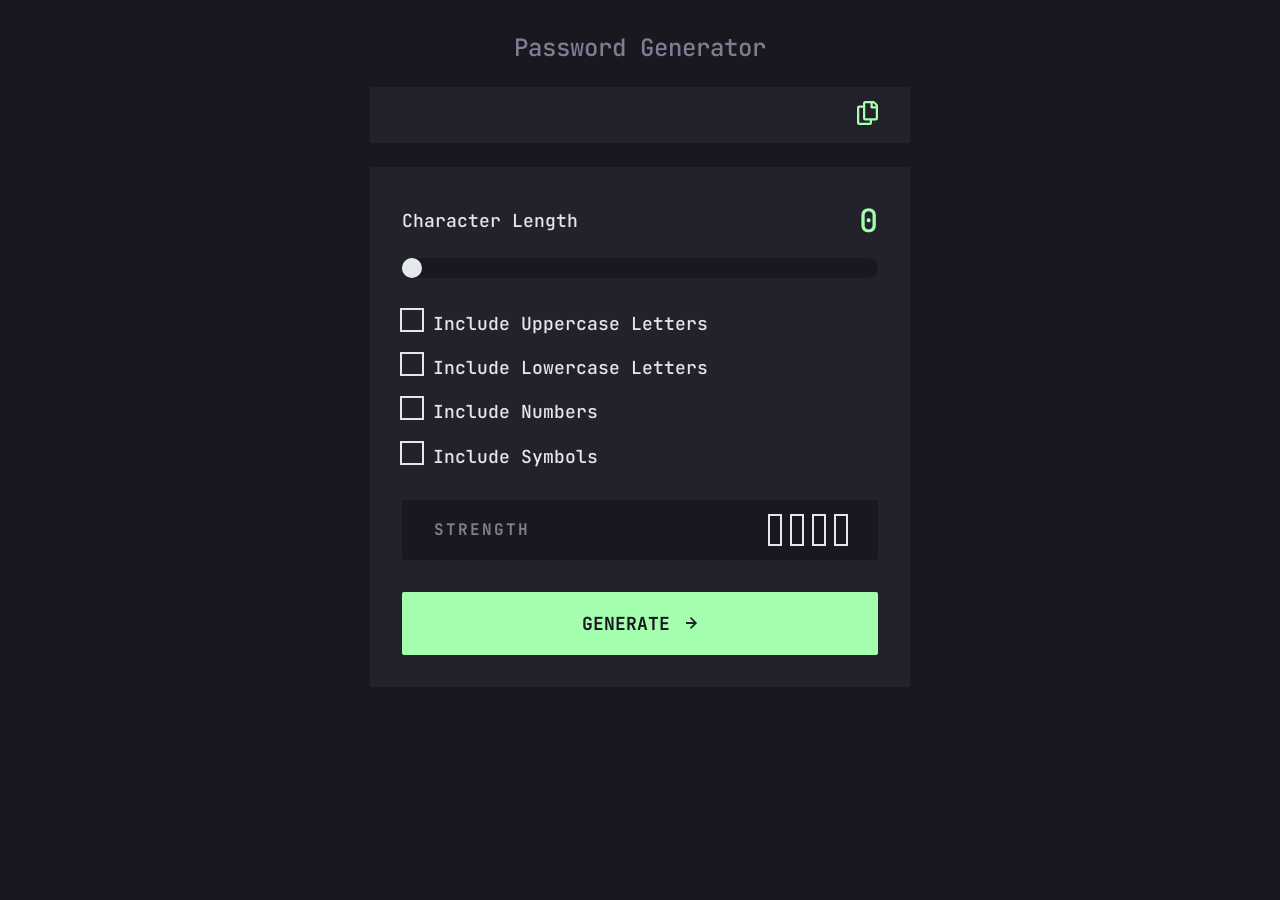
<file: 13. Password Generator App/index.html>
<!doctype html>
<html lang="en">
  <head>
    <meta charset="UTF-8" />
    <meta name="viewport" content="width=device-width, initial-scale=1.0" />

    <link rel="icon" type="image/png" sizes="32x32" href="./assets/images/favicon-32x32.png" />

    <link rel="stylesheet" href="style.css" />

    <title>Frontend Mentor | Password generator app</title>
  </head>
  <body>
    <main>
      <header>
        <h1>Password Generator</h1>
      </header>
      <article>
        <div class="password-wrapper">
          <p class="password" id="password" aria-live="assertive" aria-atomic="true"></p>
          <p class="copy-password-text" id="copy-password-text" aria-live="polite" aria-atomic="true"></p>
          <button type="button" class="icon-copy-button" id="icon-copy-button" aria-label="Copy password">
            <img src="assets/images/icon-copy.svg" alt="Copy generated password" class="icon-copy" id="icon-copy" />
          </button>
        </div>

        <form action="" class="form" id="form" novalidate>
          <div class="range-wrapper">
            <label for="slider">Character Length</label>
            <input type="range" name="slider" class="slider" id="slider" value="0" min="0" max="30" aria-live="polite" aria-atomic="true" />
            <p class="show-length" id="show-length" aria-live="polite" aria-atomic="true">0</p>
          </div>

          <ul class="checkboxes-wrapper" role="list">
            <li class="checkbox-wrapper">
              <img src="assets/images/icon-check.svg" alt="" class="icon-check" id="icon-check-uppercase" hidden />
              <input type="checkbox" name="user-choices" value="uppercase" id="uppercase" aria-live="polite" aria-atomic="true" />
              <label for="uppercase">Include Uppercase Letters</label>
            </li>

            <li class="checkbox-wrapper">
              <img src="assets/images/icon-check.svg" alt="" class="icon-check" id="icon-check-lowercase" hidden />
              <input type="checkbox" name="user-choices" value="lowercase" id="lowercase" aria-live="polite" aria-atomic="true" />
              <label for="lowercase">Include Lowercase Letters</label>
            </li>

            <li class="checkbox-wrapper">
              <img src="assets/images/icon-check.svg" alt="" class="icon-check" id="icon-check-number" hidden />
              <input type="checkbox" name="user-choices" value="number" id="number" aria-live="polite" aria-atomic="true" />
              <label for="number">Include Numbers</label>
            </li>

            <li class="checkbox-wrapper">
              <img src="assets/images/icon-check.svg" alt="" class="icon-check" id="icon-check-symbol" hidden />
              <input type="checkbox" name="user-choices" value="symbol" id="symbol" aria-live="polite" aria-atomic="true" />
              <label for="symbol">Include Symbols</label>
            </li>
          </ul>

          <div class="strength-wrapper">
            <p class="strength-label">Strength</p>
            <p class="strength-classification" id="strength-classification" aria-label="Password Strength" aria-live="assertive" aria-atomic="true"></p>
            <div class="strength-rectangles-wrapper">
              <div class="strength-rectangle" id="rectangle-one"></div>
              <div class="strength-rectangle" id="rectangle-two"></div>
              <div class="strength-rectangle" id="rectangle-three"></div>
              <div class="strength-rectangle" id="rectangle-four"></div>
            </div>
          </div>

          <button type="button" class="generate" id="generate">
            Generate
            <img src="assets/images/icon-arrow-right.svg" class="icon-arrow-right" id="icon-arrow-right" alt="" />
          </button>
        </form>
      </article>
    </main>

    <script type="module" src="script.js"></script>
  </body>
</html>
</file>
<file: 01. QR code component/style.css>
* {
  margin: 0;
  padding: 0;
  box-sizing: border-box;
  font-family: "Outfit", sans-serif;
}

:root {
  --slate-300: hsl(212, 45%, 89%);
  --slate-500: hsl(216, 15%, 48%);
  --slate-900: hsl(218, 44%, 22%);
  --white: hsl(0, 0%, 100%);
}

html,
body {
  min-block-size: 100dvh;
}

body {
  background-color: var(--slate-300);
  padding: clamp(1rem, 1vw, 2rem);
  display: grid;
  place-items: center;
}

main {
  background-color: var(--white);
  inline-size: min(100% - 2rem, 320 / 16 * 1rem);
  padding: 1rem;
  border-radius: 1rem;
}

article {
  display: grid;
  grid-template-columns: minmax(0, 1fr);
  place-items: center;
  gap: 1rem;
  text-align: center;
}

article > * {
  min-width: 0;
  overflow-wrap: anywhere;
  hyphens: auto;
}

img {
  inline-size: 100%;
  object-fit: cover;
  border-radius: 0.7rem;
  display: block;
  image-rendering: pixelated;
}

h1 {
  color: var(--slate-900);
  font-size: clamp(1rem, 1rem + 0.5vw, 1.5rem);
  font-weight: 700;
}

p {
  padding-block-end: 1.5rem;
  color: var(--slate-500);
  font-size: clamp(0.5rem, 0.75rem + 0.5vw, 15px);
  line-height: 1.3;
}
</file>
<file: 02. Blog Preview Card/style.css>
/* font-face for the normal variable font */
@font-face {
  font-family: "Figtree";
  src: url("assets/fonts/Figtree-VariableFont_wght.ttf") format("truetype");
  font-weight: 300 900;
  font-style: normal;
  font-display: swap;
}

/* font-face for the italic variable font */
@font-face {
  font-family: "Figtree";
  src: url("assets/fonts/Figtree-Italic-VariableFont_wght.ttf")
    format("truetype");
  font-weight: 300 900;
  font-style: italic;
  font-display: swap;
}

* {
  margin: 0;
  padding: 0;
  box-sizing: border-box;
  font-family: "Figtree", sans-serif;
}

:root {
  --yellow: hsl(47, 88%, 63%);
  --white: hsl(0, 0%, 100%);
  --gray-500: hsl(0, 0%, 42%);
  --gray-900: hsl(0, 0%, 7%);
}

html,
body {
  min-block-size: 100dvh;
}

body {
  background-color: var(--yellow);
  padding: 1rem;
  display: flex;
  align-items: center;
}

main {
  background-color: var(--white);
  inline-size: calc(360 / 16 * 1rem);
  margin-inline: auto;
  padding: 1rem;
  border-radius: 1rem;
  outline: 1px solid;
  display: grid;
  gap: 1rem;
  overflow-wrap: anywhere;
  filter: drop-shadow(6px 6px 0px var(--gray-900));
}

figure.header-figure {
  display: grid;
  gap: 1.2rem;
}

figure .header-image {
  inline-size: 100%;
  aspect-ratio: 2 / 1;
  object-fit: cover;
  border-radius: 0.75rem;
}

figure .header-caption {
  display: grid;
  gap: 0.75rem;
}

figure h2.header-tag {
  background-color: var(--yellow);
  inline-size: fit-content;
  padding: 0.25rem 0.5rem;
  border-radius: 0.25rem;
  color: var(--gray-900);
  font-size: 1.1rem;
}

figure .header-date {
  font-weight: 500;
}

article {
  display: grid;
  gap: 1rem;
}

article h1.article-heading {
  font-size: 1.3rem;
  font-weight: 800;
}

a {
  color: var(--gray-900);
  text-decoration: none;
  transition: color 2000ms;
}

a:is(:hover, :focus-visible) {
  color: var(--yellow);
  transition: color 1000ms;
}

article p.article-para {
  color: var(--gray-500);
  font-weight: 500;
}

figure.article-author {
  display: flex;
  flex-wrap: wrap;
  align-items: center;
  gap: 0.75rem;
}

figure.article-author img {
  max-inline-size: 100%;
}

figure.article-author h2 {
  font-size: 1rem;
}
</file>
<file: 03. Social Links Profile/style.css>
@font-face {
  font-family: "Inter";
  src: url("assets/fonts/Inter-VariableFont_slnt\,wght.ttf") format("truetype");
  font-weight: 100 900;
  font-style: normal;
  font-display: swap;
}

* {
  margin: 0;
  padding: 0;
  box-sizing: border-box;
  font-family: "Inter", system-ui, sans-serif;
}

:root {
  --green: hsl(75, 94%, 57%);
  --white: hsl(0, 0%, 100%);
  --grey-700: hsl(0, 0%, 20%);
  --grey-800: hsl(0, 0%, 12%);
  --grey-900: hsl(0, 0%, 8%);
}

html,
body {
  height: 100dvh;
  color: var(--white);
}

body {
  background-color: var(--grey-900);
  padding: 1rem;
  display: flex;
  align-items: center;
}

main.profile {
  background-color: var(--grey-800);
  inline-size: calc(360 / 16 * 1rem);
  margin-inline: auto;
  padding: 2rem 1rem 1rem;
  border-radius: 0.5rem;
  display: grid;
  gap: 0.5rem;
}

figure.headshot-and-bio {
  display: grid;
  grid-template-columns: minmax(0, 1fr);
  grid-template-rows: repeat(4, auto);
  justify-items: center;
  gap: 1rem;
}

.headshot-and-bio img {
  inline-size: 4rem;
  max-inline-size: 100%;
  aspect-ratio: 1;
  border-radius: 50%;
}

figcaption.bio {
  grid-template: 1 / -1;
  grid-row: 2 / -1;
  display: grid;
  grid-template-columns: subgrid;
  grid-template-rows: subgrid;
  text-align: center;
}

.bio :where(h1, h2) {
  justify-self: center;
  font-weight: 600;
}

.bio h1 {
  font-size: clamp(1rem, 1rem + 0.5vw, 1.5rem);
  text-box: trim-end text alphabetic;
}

.bio h2 {
  color: var(--green);
  font-size: clamp(0.75rem, 0.75rem + 0.5vw, 14 / 16 * 1rem);
  text-box: trim-start cap text;
}

.bio p {
  font-size: clamp(0.75rem, 0.75rem + 0.5vw, 14 / 16 * 1rem);
}

.social-links ul {
  padding: 1rem;
  list-style: none;
  display: grid;
  gap: 0.75rem;
}

li {
  background-color: var(--grey-700);
  padding: 0.6rem;
  border-radius: 0.35rem;
  font-weight: 700;
  text-align: center;
  transition:
    background-color 1000ms,
    color 850ms;
}

li:is(:hover, :focus-visible) {
  background-color: var(--green);
  color: var(--grey-800);
  transition:
    background-color 750ms,
    color 500ms;
}

a {
  display: block;
  color: inherit;
  text-decoration: none;
  overflow-wrap: break-word;
  hyphens: auto;
}
</file>
<file: 04. Recipe Page/style.css>
@font-face {
  font-family: "Outfit";
  src: url("assets/fonts/Outfit-VariableFont_wght.ttf") format(truetype);
  font-weight: 100 900;
  font-style: normal;
  font-display: swap;
}

@font-face {
  font-family: "Young Serif";
  src: url("assets/fonts/YoungSerif-Regular.ttf") format(truetype);
  font-weight: 100 900;
  font-style: normal;
  font-display: swap;
}

* {
  margin: 0;
  padding: 0;
  box-sizing: border-box;
}

:root {
  --spacer: 1.5rem;
  --border-radius-small: 0.75rem;
  --border-radius-large: var(--spacer);
  --rose-800: hsl(332, 51%, 32%);
  --white: hsl(0, 0%, 100%);
  --stone-100: hsl(30, 54%, 90%);
  --stone-150: hsl(30, 18%, 87%);
  --stone-600: hsl(30, 10%, 34%);
  --stone-900: hsl(24, 5%, 18%);
  --brown-800: hsl(14, 45%, 36%);
  --preferred-font-size: 2vw;
  --font-weight-1: 400;
  --font-weight-2: 600;
  --font-weight-3: 700;
}

html,
body {
  min-block-size: 100dvh;
}

body {
  background-color: var(--stone-100);
  padding: 2rem 1rem;
  display: flex;
  flex-direction: column;
  justify-content: center;
  align-items: center;
  overflow-wrap: anywhere;
  hyphens: auto;
}

:where(header.hero-header, main) {
  background-color: var(--white);
  inline-size: min(100% - 2rem, 700 / 16 * 1rem);
  padding-inline: clamp(1rem, var(--spacer) + 0.5vw, 2rem);
}

header.hero-header {
  padding-block-start: 2rem;
  border-start-start-radius: var(--border-radius-large);
  border-start-end-radius: var(--border-radius-large);
}

img {
  inline-size: 100%;
  min-inline-size: 1rem;
  border-radius: var(--border-radius-small);
}

main {
  padding-block: var(--spacer);
  border-end-start-radius: var(--border-radius-large);
  border-end-end-radius: var(--border-radius-large);
}

article {
  display: grid;
  grid-template-columns: minmax(0, 1fr);
  gap: 2rem;
}

:where(header.recipe-header h1, h2.ingredients, h2.instructions, h2.nutrition) {
  font-family: "Young Serif", sans-serif, system-ui;
}

header.recipe-header h1 {
  margin-block-end: 1rem;
  color: var(--stone-900);
  font-size: clamp(1rem, var(--preferred-font-size), 2.5rem);
  font-weight: var(--font-weight-3);
}

p,
h2.prep-time,
li,
table {
  font-family: "Outfit", sans-serif, system-ui;
}

p,
li {
  color: var(--stone-600);
}

header.recipe-header p,
ol li {
  line-height: 1.5;
}

section {
  display: grid;
  gap: 1rem;
}

section.prep-time-section {
  margin-block-start: 2rem;
  padding-inline-start: clamp(0.5rem, 0.75rem + 0.5vw, var(--spacer));
}

h2.prep-time {
  color: var(--rose-800);
  font-size: clamp(0.875rem, var(--preferred-font-size), 1.2rem);
}

:is(ul.prep-info, ul.ingredients-list, ol.instructions-list) {
  padding-inline-start: clamp(1rem, var(--preferred-font-size), var(--spacer));
  display: grid;
  gap: 0.75rem;
}

ul.prep-info li::marker {
  color: var(--rose-800);
}

:where(ul, ol) li {
  padding-inline-start: clamp(0.5rem, 0.75rem + 0.5vw, 1.2rem);
}

:is(ul.prep-info, ol.instructions-list) :where(h3, p) {
  display: inline;
  font-size: clamp(0.875rem, var(--preferred-font-size), 1rem);
}

:where(h2.ingredients, h2.instructions, h2.nutrition) {
  font-size: clamp(1rem, var(--preferred-font-size), 1.7rem);
  color: var(--brown-800);
}

:where(ul.ingredients-list, ol.instructions-list) li::marker {
  color: var(--brown-800);
}

section.ingredients-section {
  padding-block-start: 1rem;
}

:where(section.ingredients-section, section.instructions-section) {
  padding-block-end: 2rem;
  box-shadow: 0 1px 0 var(--stone-150);
}

ol li::marker {
  font-weight: var(--font-weight-3);
}

section.nutrition-section p {
  margin-block-end: 1rem;
}

table {
  inline-size: 100%;
}

table > * {
  display: grid;
  gap: 1rem;
}

tr {
  padding-block-end: 1rem;
  padding-inline: min(1rem, clamp(0.5rem, 1vw, 2rem));
  display: grid;
  grid-template-columns: repeat(auto-fit, minmax(0, 1fr));
  justify-items: start;
  gap: 0.5rem;
}

tr:not(:last-of-type) {
  box-shadow: 0 1px 0 var(--stone-150);
}

th {
  color: var(--stone-600);
  font-weight: var(--font-weight-1);
}

td {
  color: var(--brown-800);
  font-weight: var(--font-weight-2);
}
</file>
<file: 05. Product Preview Card Component/style.css>
@import url("https://fonts.googleapis.com/css2?family=Montserrat:ital,wght@0,100..900;1,100..900&family=Outfit:wght@100..900&family=Young+Serif&display=swap");

@import url("https://fonts.googleapis.com/css2?family=Fraunces:ital,opsz,wght@0,9..144,100..900;1,9..144,100..900&family=Montserrat:ital,wght@0,100..900;1,100..900&family=Outfit:wght@100..900&family=Young+Serif&display=swap");

* {
  margin: 0;
  padding: 0;
  box-sizing: border-box;
}

:root {
  --border-radius: 0.5rem;
  --cream: hsl(30, 38%, 92%);
  --white: hsl(0, 0%, 100%);
  --black: hsl(212, 21%, 14%);
  --grey: hsl(228, 12%, 48%);
  --green-500: hsl(158, 36%, 37%);
  --green-700: hsl(158, 42%, 18%);
}

html,
body {
  min-block-size: 100dvh;
}

body {
  background-color: var(--cream);
  padding: 2rem 1rem;
  display: grid;
  place-items: center;
  font-family: "Montserrat", sans-serif;
  overflow-wrap: break-word;
  hyphens: auto;
}

main {
  background-color: var(--white);
  inline-size: min(100% - 2rem, 720 / 16 * 1rem);
  border-radius: var(--border-radius);
}

article {
  display: grid;
  grid-template-columns: 1fr;
  gap: 1rem;

  @media (width >= calc(620 / 16 * 1rem)) {
    grid-template-columns: repeat(2, 1fr);
    gap: 0.5rem;
  }
}

article > * {
  min-inline-size: 0;
}

picture img.product-image {
  inline-size: 100%;
  aspect-ratio: 1 / 1;
  object-fit: cover;
  display: block;
  border-start-start-radius: var(--border-radius);
  border-start-end-radius: var(--border-radius);

  @media (width >= calc(620 / 16 * 1rem)) {
    border-start-end-radius: 0;
    border-end-start-radius: var(--border-radius);
  }
}

section {
  padding-inline: clamp(0.5rem, 1.5rem + 0.5vw, 2rem);
  padding-block-end: 1.5rem;
  align-self: stretch;
  display: grid;
  gap: 1rem;

  @media (width >= calc(620 / 16 * 1rem)) {
    margin-block: 2rem;
    padding-block-end: 0rem;
    gap: 0.5rem;
  }
}

section > * {
  min-inline-size: 0;
}

section :where(h2, p) {
  color: var(--grey);
  font-weight: 500;
}

h2 {
  font-size: clamp(0.5rem, 0.75rem + 0.5vw, calc(14 / 16 * 1rem));
  text-transform: uppercase;
  letter-spacing: 3px;
}

:where(h1, p.price-tags) {
  font-weight: 700;
  font-family: "Fraunces";
}

h1 {
  color: var(--black);
  font-size: clamp(0.875rem, 2vw, 1.5rem);
}

p {
  font-size: clamp(0.5rem, 0.75rem + 0.5vw, calc(14 / 16 * 1rem));
}

p.price-tags {
  display: flex;
  flex-wrap: wrap;
  align-items: center;
  gap: 1rem;
}

p.price-tags > * {
  min-inline-size: 0;
}

strong.new-price-tag {
  color: var(--green-500);
  font-size: clamp(1rem, 1rem + 0.5vw, 1.5rem);
}

span.old-price-tag {
  text-decoration: line-through;
}

button {
  background-color: var(--green-500);
  border: none;
  padding: 1rem;
  border-radius: 0.4rem;
  display: flex;
  flex-wrap: wrap;
  justify-content: center;
  align-items: center;
  gap: 0.5rem;
  color: var(--white);
  cursor: pointer;
  transition: background-color 750ms;

  @media (width >= calc(620 / 16 * 1rem)) {
    padding: 0.5rem;
  }
}

button > * {
  min-inline-size: 0;
}

button:is(:hover, :focus-visible) {
  background-color: var(--green-700);
  transition: background-color 1200ms;
}
</file>
<file: 06. Four Card Feature Section/style.css>
@import url("https://fonts.googleapis.com/css2?family=Poppins:ital,wght@0,100;0,200;0,300;0,400;0,500;0,600;0,700;0,800;0,900;1,100;1,200;1,300;1,400;1,500;1,600;1,700;1,800;1,900&display=swap");

* {
  margin: 0;
  padding: 0;
  box-sizing: border-box;
  font-family: "Poppins", sans-serif, system-ui;
}

:root {
  --red: hsl(0, 78%, 62%);
  --cyan: hsl(180, 62%, 55%);
  --orange: hsl(34, 97%, 64%);
  --blue: hsl(212, 86%, 64%);
  --Grey-400: hsl(212, 6%, 44%);
  --Grey-500: hsl(234, 12%, 34%);
  --white: hsl(0, 0%, 100%);
  --shadow-color: rgba(0, 0, 0, 0.1);
  --font-weight-1: 200;
  --font-weight-2: 400;
  --font-weight-3: 600;
}

body {
  background-color: var(--white);
  padding: 3rem 0.5rem;
}

header,
main {
  inline-size: min(100% - 2rem, 1110 / 16 * 1rem);
  margin-inline: auto;
}

header {
  display: grid;
  justify-items: center;
  gap: 1.2rem;
  text-align: center;
}

header h1 {
  color: var(--Grey-400);
  font-size: clamp(1rem, 2.2vw, 2rem);
  font-weight: var(--font-weight-1);
  text-box: trim-end text alphabetic;
}

:where(header h2, section h3) {
  color: var(--Grey-500);
  font-weight: var(--font-weight-3);
}

header h2 {
  font-size: clamp(1rem, 2vw, 2rem);
  letter-spacing: 1.5px;
  text-box: trim-both cap alphabetic;
}

:where(header p, section p) {
  color: var(--Grey-400);
  font-weight: var(--font-weight-1);
}

header p {
  inline-size: clamp(5rem, 40vw, 40rem);
}

main {
  margin-block-start: 3rem;
  display: grid;
  gap: 1.5rem;

  @media (width >= calc(850 / 16 * 1rem)) {
    grid-template-columns: repeat(3, 1fr);
    grid-template-areas:
      "supervisor team-builder calculator"
      "supervisor karma calculator";
  }
}

article {
  border-block-start-width: 4px;
  border-block-start-style: solid;
  padding-block: 1.5rem;
  padding-inline: clamp(1.5rem, 2vw, 2rem);
  border-radius: 0.5rem;
  display: grid;
  gap: 2rem;
  box-shadow: 0 10px 20px var(--shadow-color);
}

article.supervisor {
  border-block-start-color: var(--cyan);

  @media (width >= calc(850 / 16 * 1rem)) {
    grid-area: supervisor;
    align-self: center;
  }
}

article.team-builder {
  border-block-start-color: var(--red);

  @media (width >= calc(850 / 16 * 1rem)) {
    grid-area: team-builder;
  }
}

article.calculator {
  border-block-start-color: var(--blue);

  @media (width >= calc(850 / 16 * 1rem)) {
    grid-area: calculator;
    align-self: center;
  }
}

article.karma {
  border-block-start-color: var(--orange);

  @media (width >= calc(850 / 16 * 1rem)) {
    grid-area: karma;
  }
}

section p {
  margin-block-start: 0.5rem;
}

img {
  max-inline-size: 100%;
  justify-self: end;
}
</file>
<file: 07. Testimonials Grid Section/style.css>
@import url("https://fonts.googleapis.com/css2?family=Barlow+Semi+Condensed:wght@500;600&display=swap");

* {
  margin: 0;
  padding: 0;
  box-sizing: border-box;
  font-family: "Barlow Semi Condensed", sans-serif;
}

:root {
  --violet: hsl(263, 55%, 52%);
  --dark-grayish-blue: hsl(217, 19%, 35%);
  --blackish-blue: hsl(219, 29%, 14%);
  --white: hsl(0, 0%, 100%);
  --box-shadow-color: rgba(72 85 106 / 0.24);
}

main {
  inline-size: min(100% - 2rem, 1110 / 16 * 1rem);
  margin: 1rem auto;
  display: grid;
  gap: 1.5rem;
  font-weight: 500;

  @media (width >= calc(850 / 16 * 1rem)) {
    grid-template-columns: repeat(4, 1fr);
    grid-template-areas:
      "feedback-daniel feedback-daniel feedback-jonathan feedback-kira"
      "feedback-jeanette feedback-patrick feedback-patrick feedback-kira";
  }
}

article.feedback-daniel {
  background-color: var(--violet);
  position: relative;
  isolation: isolate;
  overflow: hidden;
  @media (width >= calc(850 / 16 * 1rem)) {
    grid-area: feedback-daniel;
  }
}

article.feedback-jonathan {
  background-color: var(--dark-grayish-blue);

  @media (width >= calc(850 / 16 * 1rem)) {
    grid-area: feedback-jonathan;
  }
}

article.feedback-jeanette {
  @media (width >= calc(850 / 16 * 1rem)) {
    grid-area: feedback-jeanette;
  }
}

article.feedback-patrick {
  background-color: var(--blackish-blue);

  @media (width >= calc(850 / 16 * 1rem)) {
    grid-area: feedback-patrick;
    align-self: end;
  }
}

article.feedback-kira {
  @media (width >= calc(850 / 16 * 1rem)) {
    grid-area: feedback-kira;
  }
}

article {
  padding: 2rem;
  border-radius: 0.5rem;
  box-shadow: 40px 60px 50px -47px var(--box-shadow-color);
}

figure {
  margin-block-end: 1rem;
  display: flex;
  align-items: start;
  gap: 1rem;
}

figure img {
  inline-size: 2rem;
  aspect-ratio: 1 / 1;
  border-radius: 100vw;
}

:where(figure h2, section p) {
  font-size: calc(13 / 16 * 1rem);
}

figure p {
  font-size: calc(11 / 16 * 1rem);
}

section h2 {
  margin-block-end: 1rem;
  font-size: calc(20 / 16 * 1rem);
  font-weight: 600;
}

section p {
  line-height: 1.5;
}

:where(
    article.feedback-daniel,
    article.feedback-jonathan,
    article.feedback-patrick
  )
  h2 {
  color: var(--white);
}

:where(
    article.feedback-daniel,
    article.feedback-jonathan,
    article.feedback-patrick
  )
  :where(figure)
  p {
  color: hsla(0 0% 100% / 0.5);
}

:where(
    article.feedback-daniel,
    article.feedback-jonathan,
    article.feedback-patrick
  )
  :where(section)
  p {
  color: hsla(0 0% 100% / 0.7);
}

:where(article.feedback-kira, article .feedback-jeanette) {
  background-color: var(--white);
}

:where(article.feedback-kira, article.feedback-jeanette) h2 {
  color: var(--dark-grayish-blue);
}

:where(article.feedback-kira, article.feedback-jeanette) figure p {
  color: hsla(217 19% 35% / 0.5);
}

:where(article.feedback-kira, article.feedback-jeanette) section p {
  color: hsla(217 19% 35% / 0.7);
}

img.decoration-quote-icon {
  inline-size: 20%;
  position: absolute;
  inset-block-start: 0;
  inset-inline-end: 15%;
  isolation: isolate;
  z-index: -1;
}
</file>
<file: 08. Meet Landing Page/style.css>
@import url("https://fonts.googleapis.com/css2?family=Red+Hat+Display:ital,wght@0,300..900;1,300..900&display=swap");

*,
*::before,
*::after {
  margin: 0;
  padding: 0;
  font-family: "Red Hat Display", sans-serif;
  box-sizing: border-box;
}

:root {
  --hippie-blue: hsl(192 37% 48%);
  --hippie-blue-transparent: hsl(192 37% 48% / 0.8);
  --malibu: hsl(192 90% 77%);
  --deluge: hsl(267 34% 53%);
  --lavender: hsl(267 54% 71%);
  --alto: hsl(0 0% 85%);
  --muted-blue: hsl(240 10% 57%);
  --white: hsl(0 0% 100%);
  --alabaster: hsl(0 0% 98%);
  --ebony-clay: hsl(239 21% 20%);
  --manatee: hsl(239 10% 57%);
  --mauve: hsl(268 100% 86%);
  --font-weight-1: 900;
  --font-weight-2: 500;
}

body {
  display: grid;
  place-items: center;
  text-align: center;
}

:where(header.hero-header, main, aside) {
  inline-size: min(100% - 2rem, 1300 / 16 * 1rem);
}

header.hero-header {
  margin-block-start: 3rem;
  margin-block-end: 4rem;
  display: grid;
  justify-items: center;
  gap: 2.5rem;
}

header.hero-header img.site-logo {
  inline-size: min(100% - 2rem, 7rem);
}

header.hero-header div.hero-section {
  display: grid;
  place-items: center;
  gap: 2rem;

  @media (width >= calc(1440 / 16 * 1rem)) {
    grid-template-columns: auto 1fr auto;
  }
}

:where(header.hero-header picture) img {
  max-inline-size: 100%;
  height: auto;
  aspect-ratio: 3 / 1;
  object-fit: contain;

  @media (width >= calc(1440 / 16 * 1rem)) {
    aspect-ratio: 1.5 / 1;
  }
}

img.tablet-double-image {
  @media (width <= calc(1440 / 16 * 1rem)) {
    display: none;
  }
}

:where(header.hero-header div.hero-section) section {
  display: grid;
  gap: 1rem;
  text-align: center;
}

:where(header.hero-header h1, main section p.bold-text) {
  color: var(--ebony-clay);
}

:where(header.hero-header section) h1 {
  font-size: clamp(1.2rem, 5vw, 4rem);
  font-weight: var(--font-weight-1);
}

:where(header.hero-header p, main section.usage-description p.normal-text) {
  color: var(--manatee);
  font-size: clamp(14 / 16 * 1rem, 3vw, 18 / 16 * 1rem);
  font-weight: var(--font-weight-2);
}

:where(header.hero-header section) div.button-container {
  display: flex;
  flex-wrap: wrap;
  justify-content: center;
  gap: 1rem;
}

button {
  border: none;
  padding-block: clamp(0.25rem, 0.5rem + 0.5vw, 0.75rem);
  padding-inline: clamp(0.5rem, 0.75rem + 0.5vw, 1.2rem);
  border-radius: 100vw;
  color: var(--white);
  font-size: 1rem;
  font-weight: var(--font-weight-1);
  cursor: pointer;
  transition: background-color 1500ms;
}

button.download-button {
  background-color: var(--hippie-blue);
}

button.download-button:is(:hover, :focus-visible) {
  background-color: var(--malibu);
  transition: background-color 750ms;
}

:where(header.hero-header button.download-button) span.header-version {
  color: var(--malibu);
}

button.what-button {
  background-color: var(--deluge);
}

button.what-button:is(:hover, :focus-visible) {
  background-color: var(--lavender);
  transition: background-color 750ms;
}

main {
  margin-block-end: 2.5rem;
}

main article::before,
aside::before {
  content: "";
  inline-size: 0.01px;
  block-size: 5rem;
  margin-inline: auto;
  border: 1px solid var(--alto);
  display: block;
}

:where(main header.main-header, aside article) p.number {
  background-color: var(--alabaster);
  inline-size: fit-content;
  aspect-ratio: 1 / 1;
  margin-inline: auto;
  margin-block-end: 2rem;
  padding: 0.3rem 0.6rem;
  border-radius: 50%;
  outline: 1px solid var(--alto);
  align-content: center;
  color: var(--manatee);
  font-weight: var(--font-weight-1);
}

:where(main header.main-header) figure {
  display: flex;
  flex-wrap: wrap;
  justify-content: center;
  gap: 1rem;
}

figure img {
  inline-size: min(100%, 15rem);
  border-radius: 0.5rem;
}

main section.usage-description {
  margin-block-start: 3rem;

  display: grid;
  justify-items: center;
  gap: 1rem;
}

:where(main section.usage-description) h2 {
  color: var(--hippie-blue);
  font-size: 1rem;
  font-weight: var(--font-weight-1);
  text-transform: uppercase;
}

:where(main section.usage-description) p {
  inline-size: clamp(10rem, 42vw, 45rem);
}

:where(main section.usage-description) p.bold-text {
  font-size: clamp(1rem, 4vw, 2.75rem);
  font-weight: var(--font-weight-1);
}

aside article {
  background-image:
    linear-gradient(var(--hippie-blue-transparent)),
    url("assets/mobile/image-footer.jpg");
  background-repeat: no-repeat;
  background-size: cover;

  padding-inline: 2rem;
  position: relative;

  @media (width >= calc(768 / 16 * 1rem)) {
    background-image:
      linear-gradient(var(--hippie-blue-transparent)),
      url("assets/tablet/image-footer.jpg");
  }

  @media (width >= calc(1440 / 16 * 1rem)) {
    background-image:
      linear-gradient(var(--hippie-blue-transparent)),
      url("assets/desktop/image-footer.jpg");
  }
}

aside article p.number {
  position: absolute;
  top: 0%;
  left: 50%;
  transform: translate(-50%, -50%);
}

aside section.stay-connected-description {
  padding-block: 3rem;
  color: var(--alabaster);
  display: grid;
  justify-items: center;
  align-items: baseline;
  gap: 1.5rem;

  @media (width >= calc(1440 / 16 * 1rem)) {
    grid-template-columns: repeat(3, 1fr);
    gap: 1rem;
    text-align: start;
  }
}

:where(aside section.stay-connected-description) h2 {
  font-size: clamp(1rem, 4vw, 2.5rem);
  font-weight: var(--font-weight-1);
}

:where(aside section.stay-connected-description) p {
  font-size: clamp(14 / 16 * 1rem, 3vw, 18 / 16 * 1rem);
  font-weight: var(--font-weight-2);
}

:where(aside section.stay-connected-description) button {
  background-color: var(--deluge);
}

:where(aside section.stay-connected-description)
  button:is(:hover, :focus-visible) {
  background-color: var(--lavender);
  transition: background-color 750ms;
}

:where(aside section.stay-connected-description) span.aside-version {
  color: var(--mauve);
}
</file>
<file: 09. Article Preview Component/style.css>
@import url("https://fonts.googleapis.com/css2?family=Manrope:wght@500;700&display=swap");

* {
  margin: 0;
  padding: 0;
  box-sizing: border-box;
  font-family: "Manrope", sans-serif;
}

:root {
  --border-radius: 1rem;
  --very-dark-grayish-blue: hsl(217, 19%, 35%);
  --desaturated-dark-blue: hsl(214, 17%, 51%);
  --desaturated-dark-blue-transparent: hsl(214 17% 51% / 0.4);
  --grayish-blue: hsl(212, 23%, 69%);
  --light-grayish-blue: hsl(210, 46%, 95%);
  --light-azure: hsl(210 29% 84% /0.5);
  --gray59: hsl(0 0% 59%);
  --font-weight-1: 700;
  --font-weight-2: 500;
  --letter-spacing-1: 0.25px;
  --letter-spacing-2: 0.12px;
  --letter-spacing-3: 5px;
  --line-height-1: calc(28 / 16 * 1rem);
  --line-height-2: calc(20 / 16 * 1rem);
}

html,
body {
  block-size: 100dvh;
}

body {
  display: grid;
  place-items: center;
  overflow-wrap: anywhere;
  hyphens: auto;
}

main {
  inline-size: min(100% - 2rem, 730 / 16 * 1rem);
  box-sizing: 0 40px 40px -10px var(--light-azure);
  anchor-name: --share-anchor;

  @media (width >= calc(660 / 16 * 1rem)) {
    anchor-name: none;
  }
}

article.card {
  display: grid;
  gap: 3rem;

  @media (width >= calc(660 / 16 * 1rem)) {
    grid-template-columns: repeat(2, 1fr);
    gap: 0rem;
  }
}

article img.product-image {
  inline-size: max(100%, 5rem);
  aspect-ratio: 1.5 / 1;
  object-fit: cover;
  border-start-start-radius: var(--border-radius);
  border-start-end-radius: var(--border-radius);

  @media (width >= calc(660 / 16 * 1rem)) {
    aspect-ratio: 1 / 1;
    border-start-end-radius: 0;
    border-end-start-radius: var(--border-radius);
  }
}

section.furniture-section {
  padding-inline: clamp(1rem, 1.5rem + 0.5vw, 2rem);
  display: grid;
  gap: 1rem;

  @media (width >= calc(660 / 16 * 1rem)) {
    padding-block: clamp(1rem, 1.5rem + 0.5vw, 2rem);
  }
}

h1,
h2 {
  color: var(--very-dark-grayish-blue);
  font-weight: var(--font-weight-1);
}

h1 {
  font-size: clamp(1rem, 2vw, 20 / 16 * 1rem);
  letter-spacing: var(--letter-spacing-1);
  line-height: var(--line-height-1);
}

p,
h2,
time {
  font-size: calc(13 / 16 * 1rem);
  letter-spacing: var(--letter-spacing-2);
  line-height: var(--line-height-2);
}

p,
time {
  font-weight: var(--font-weight-2);
}

p {
  color: var(--desaturated-dark-blue);
}

section figure {
  display: grid;
  grid-template-columns: 2.5rem 1fr auto;
  justify-items: start;
  gap: clamp(0.5rem, 1rem + 0.5vw, 1.5rem);
}

figure img.headshot {
  inline-size: 2.5rem;
  aspect-ratio: 1 / 1;
  object-fit: contain;
  border-radius: 100vw;
}

figcaption {
  display: grid;
  justify-items: start;
}

figcaption time {
  color: var(--grayish-blue);
}

.share-container {
  justify-self: end;
  align-self: center;
}

.share-button {
  background-color: var(--gray59);
  border: none;
  padding: 0.5rem 0.6rem;
  border-radius: 50%;
  cursor: pointer;

  @media (width >= calc(660 / 16 * 1rem)) {
    anchor-name: --share-anchor;
  }
}

.share-button:is(:hover, :focus-visible) {
  background-image: linear-gradient(var(--desaturated-dark-blue-transparent));
}

.social-links-tooltip-invisible {
  display: none;
}

.social-links-tooltip-visible {
  background-color: var(--very-dark-grayish-blue);
  padding: 1.5rem 1rem;
  border-end-start-radius: 0.5rem;
  border-end-end-radius: 0.5rem;
  display: flex;
  flex-wrap: wrap;
  align-items: flex-start;
  gap: 1rem;
  color: var(--grayish-blue);
  font-size: calc(13 / 16 * 1rem);
  letter-spacing: var(--letter-spacing-2);
  line-height: var(--line-height-2);
  position: absolute;
  position-anchor: --share-anchor;
  inset-block-start: calc(anchor(bottom) - 3rem);
  inset-block-end: anchor(bottom);
  inset-inline-start: 0;
  inset-inline-end: 0;
  filter: drop-shadow(0 10px 10px var(--light-grayish-blue));

  @media (width >= calc(660 / 16 * 1rem)) {
    padding-block: 0.75rem;
    border-start-start-radius: 0.5rem;
    border-start-end-radius: 0.5rem;
    inset: unset;
    justify-self: anchor-center;
    inset-block-end: calc(anchor(top) + 1.2rem);
  }
}

.social-links-tooltip-visible::after {
  @media (width >= calc(660 / 16 * 1rem)) {
    background-color: var(--very-dark-grayish-blue);
    content: "";
    inline-size: 1.5rem;
    aspect-ratio: 2 / 1;
    position: absolute;
    inset-block-start: 99%;
    inset-inline-start: 50%;
    transform: translateX(-50%);
    clip-path: polygon(0 0, 50% 100%, 100% 0);
  }
}

span.share {
  margin-inline-start: clamp(1rem, 1.5rem + 0.5vw, 2rem);
  text-transform: uppercase;
  letter-spacing: clamp(
    var(--letter-spacing-2),
    var(--letter-spacing-1) + 0.25vw,
    var(--letter-spacing-3)
  );

  @media (width >= calc(660 / 16 * 1rem)) {
    margin-inline-start: 0;
  }
}

.social-links-tooltip-visible img {
  inline-size: 1rem;
}

.social-links-tooltip-visible .share-icon-small-screen {
  background-image: linear-gradient(var(--desaturated-dark-blue-transparent));
  inline-size: 1.5rem;
  margin-inline-start: auto;
  margin-inline-end: clamp(1rem, 1.5rem + 0.5vw, 2rem);
  border-radius: 50%;

  @media (width >= calc(660 / 16 * 1rem)) {
    display: none;
  }
}

.screen-reader {
  width: 1px;
  height: 1px;
  margin: -1px;
  padding: 0;
  position: absolute;
  overflow: hidden;
  clip-path: inset(50%);
  white-space: nowrap;
}
</file>
<file: 10. Newsletter Sign-up Form With Success Message/style.css>
@font-face {
  font-family: "Roboto";
  src: url(assets/fonts/Roboto-Bold.ttf) format("truetype");
  font-weight: 700;
  font-style: normal;
  font-display: swap;
}

@font-face {
  font-family: "Roboto";
  src: url(assets/fonts/Roboto-Regular.ttf) format("truetype");
  font-weight: 400;
  font-style: normal;
  font-display: swap;
}

/* Background-image property does not transition
 So, to have smooth transition, add @property rule */
@property --transition-color-1 {
  syntax: "<color>";
  initial-value: hsl(234, 29%, 20%);
  inherits: false;
}

@property --transition-color-2 {
  syntax: "<color>";
  initial-value: hsl(234, 29%, 20%);
  inherits: false;
}

:root {
  --tomato: hsl(4 100% 67%);
  --tomato-transparent: hsl(4 100% 67% / 0.5);
  --lightish-slate-grey: hsl(234, 29%, 30%);
  --dark-slate-grey: hsl(234, 29%, 20%);
  --charcoal-grey: hsl(235, 18%, 26%);
  --grey: hsl(231, 7%, 60%);
  --white: hsl(0, 0%, 100%);
  --smashed-pumpkin: hsl(14 100% 61%);
  --warm-pink: hsl(346 100% 66%);
  --font-weight-1: 700;
  --font-weight-2: 400;
  --line-height: 1.5;
}

html,
body {
  block-size: 100dvh;
}

* {
  margin: 0;
  border: none;
  padding: 0;
  box-sizing: border-box;
  font-family: "Roboto", sans-serif;
  overflow-wrap: anywhere;
}

body {
  display: grid;
  place-items: center;

  @media (width >= calc(700 / 16 * 1rem)) {
    background-color: var(--charcoal-grey);
    padding-block: 2rem;
  }
}

.card {
  background-color: var(--white);
  padding-block-end: 1.5rem;
  border-radius: 2.25rem;
  box-shadow: 0 15px 60px hsl(0 0% 0% / 0.25);
}

.card-newsletter {
  inline-size: min(100%, 930 / 16 * 1rem);
  display: flex;
  flex-direction: column;
  gap: clamp(0.25rem, 1.5rem + 0.5vw, 2rem);

  @media (width >= calc(700 / 16 * 1rem)) {
    padding-block-start: 1.5rem;
    flex-direction: row;
    align-items: center;
  }
}

.card-newsletter > * {
  flex: 1;
}

.card-components {
  padding-inline: clamp(1rem, 1.5rem + 1vw, 4rem);
  display: grid;
  gap: 1.5rem;
}

.card-components :where(h1, h2) {
  color: var(--lightish-slate-grey);
  font-size: clamp(1.5rem, 4vw, 3.5rem);
  font-weight: var(--font-weight-1);
}

.card-components :where(p, ul) {
  color: var(--dark-slate-grey);
  font-size: 1rem;
  line-height: var(--line-height);
}

.card-components ul {
  list-style-image: url("assets/images/icon-list.svg");
  list-style-position: inside;
  display: grid;
  gap: 0.5rem;
}

form {
  display: grid;
  grid-template-rows: repeat(3, auto);
  gap: 1.5rem;
}

.form-control {
  grid-row: 1 / span 2;
  display: grid;
  grid-template-rows: subgrid;
  grid-template-areas:
    "email-label valid-message"
    "email-input email-input";
  gap: 0.75rem;
}

.form-control label {
  grid-area: email-label;
  color: var(--dark-slate-grey);
  font-size: calc(13 / 16 * 1rem);
  font-weight: var(--font-weight-1);
}

.form-control input {
  grid-area: email-input;
}

input.valid-input {
  border: 1px solid var(--grey);
}

:where(.form-control input, .page-button) {
  padding: 1rem;
  border-radius: 0.5rem;
  font-size: 1rem;
}

.page-button {
  background-image: linear-gradient(
    45deg,
    var(--transition-color-1),
    var(--transition-color-2)
  );
  color: var(--white);
  font-weight: var(--font-weight-1);
  cursor: pointer;
  transition:
    --transition-color-1 1200ms,
    --transition-color-2 1200ms,
    box-shadow 1000ms;
}

.page-button:is(:hover, :focus-visible) {
  --transition-color-1: var(--smashed-pumpkin);
  --transition-color-2: var(--warm-pink);

  box-shadow: 0 1rem 2rem var(--tomato-transparent);

  transition:
    --transition-color-1 1000ms,
    --transition-color-2 1000ms,
    box-shadow 500ms;
}

picture {
  order: -1;

  @media (width >= calc(700 / 16 * 1rem)) {
    padding-inline-end: clamp(1rem, 1.5rem + 1vw, 4rem);
    order: revert;
  }
}

picture img.illustration {
  inline-size: 100%;
}

/* Dynamically added element with JavaScript */
.form-control p.error-message {
  grid-area: valid-message;
  justify-self: end;
  color: var(--tomato);
  font-size: calc(12 / 16 * 1rem);
}

input.invalid-input {
  border-width: 0 2px 2px 2px;
  border-style: solid;
  border-color: var(--tomato);
}

.success-layout {
  inline-size: min(100%, 600 / 16 * 1rem);
  padding-block: 2rem;
  justify-self: center;
}

.user-email {
  color: var(--lightish-slate-grey);
  font-weight: var(--font-weight-1);
}

[hidden] {
  display: none;
}
</file>
<file: 11. Time Tracking Dashboard/style.css>
@import url("https://fonts.googleapis.com/css2?family=Rubik:ital,wght@0,300..900;1,300..900&display=swap");

:root {
  --border-radius: 1rem;
  --blue: hsl(246, 80%, 60%);
  --light-red-work: hsl(15, 100%, 70%);
  --soft-blue-play: hsl(195, 74%, 62%);
  --light-red-study: hsl(348, 100%, 68%);
  --lime-green-exercise: hsl(145, 58%, 55%);
  --violet-social: hsl(264, 64%, 52%);
  --soft-orange-self-care: hsl(43, 84%, 65%);
  --very-dark-blue: hsl(226, 43%, 10%);
  --dark-blue: hsl(235, 46%, 20%);
  --desaturated-blue: hsl(235, 45%, 61%);
  --pale-blue: hsl(236, 100%, 87%);
  --deep-indigo: hsl(236, 45%, 20%);
  --white: hsl(0, 0%, 100%);
  --font-weight-1: 500;
  --font-weight-2: 400;
  --font-weight-3: 300;
}

* {
  margin: 0;
  padding: 0;
  box-sizing: border-box;
  font-family: "Rubik", sans-serif;
}

html,
body {
  block-size: 100dvh;
}

body {
  background-color: var(--very-dark-blue);
  padding-block: 3rem;
  padding-inline: clamp(0.25rem, 0.5rem + 0.5vw, 1rem);
  display: grid;
  place-items: center;
  overflow-wrap: anywhere;
}

main {
  inline-size: min(100% - 2rem, 1350 / 16 * 1rem);
  display: grid;
  grid-template-columns: 1fr;
  gap: 2rem;

  @media (width >= calc(750 / 16 * 1rem)) {
    grid-template-columns: 16rem 1fr;
    align-items: start;
  }
}

header {
  background-color: var(--dark-blue);
  border-radius: var(--border-radius);
  overflow: hidden;
}

header > * {
  padding: clamp(0.5rem, 1.5rem + 0.5vw, 2rem);
}

.user-profile {
  background-color: var(--blue);
  border-end-start-radius: var(--border-radius);
  border-end-end-radius: var(--border-radius);
  display: flex;
  flex-wrap: wrap;
  align-items: center;
  gap: clamp(0.5rem, 0.5rem + 0.5vw, 1rem);

  @media (width >= calc(750 / 16 * 1rem)) {
    padding-block-end: 4.5rem;
    flex-direction: column;
    align-items: revert;
  }
}

.profile-photo {
  inline-size: min(100%, 4rem);
}

p {
  color: var(--pale-blue);
  font-size: clamp(
    12 / 16 * 1rem,
    calc((13 / 16 * 1rem) + 0.5vw),
    15 / 16 * 1rem
  );
}

.user-name {
  margin-block-start: 0.5rem;
  color: var(--white);
  font-size: clamp(1.5rem, 1.5rem + 1vw, 2.5rem);
  font-weight: var(--font-weight-3);
}

.timeline {
  list-style: none;
  display: flex;
  justify-content: space-between;
  align-items: center;
  gap: clamp(0.25rem, 0.5rem + 0.5vw, 1rem);

  @media (width >= calc(750 / 16 * 1rem)) {
    flex-direction: column;
    align-items: revert;
  }
}

.timeline button {
  background-color: var(--dark-blue);
  border: none;
  padding: 0.3rem;
  color: var(--desaturated-blue);
  font-size: clamp(
    12 / 16 * 1rem,
    calc((14 / 16 * 1rem) + 0.5vw),
    18 / 16 * 1rem
  );
  font-weight: var(--font-weight-2);
  text-align: start;
  cursor: pointer;
  transition: color 1000ms;
}

.timeline button:is(:hover, :focus, :focus-visible) {
  color: var(--white);
  transition: color 750ms;
}

article .to-dos {
  list-style: none;
  display: grid;
  grid-template-columns: repeat(auto-fit, minmax(min(100%, 20rem), 1fr));
  gap: 1.5rem;
}

.to-do-list {
  border-radius: var(--border-radius);
  overflow: hidden;
}

.to-do-image-wrapper {
  padding-inline-end: 1rem;
  display: flex;
  justify-content: flex-end;
}

.to-do-image {
  inline-size: 5rem;
  block-size: auto;
  aspect-ratio: 1;
  object-fit: contain;
  margin-block-start: -1rem;
}

.to-do-details-wrapper {
  background-color: var(--deep-indigo);
  block-size: stretch;
  padding: clamp(0.5rem, 1rem + 0.5vw, 1.5rem);
  border-radius: var(--border-radius);
  display: grid;
  gap: clamp(0.75rem, 1rem + 0.5vw, 2rem);
  cursor: pointer;
  transform: translateY(-1rem);
  transition: background-color 1000ms;
}

.to-do-details-wrapper:is(:hover, :focus-visible) {
  background-color: var(--desaturated-blue);
  transition: background-color 800ms;
}

.name-image-container {
  display: flex;
  justify-content: space-between;
  align-items: center;
  gap: 0.5rem;
}

.list-item-name {
  color: var(--white);
  font-size: clamp(
    12 / 16 * 1rem,
    calc((14 / 16 * 1rem) + 0.5vw),
    18 / 16 * 1rem
  );
  font-weight: var(--font-weight-2);
}

.time-container {
  display: flex;
  justify-content: space-between;
  align-items: center;
  gap: 0.5rem;

  @media (width >= calc(750 / 16 * 1rem)) {
    flex-direction: column;
    align-items: start;
  }
}

.list-item-current-time {
  color: var(--white);
  font-size: clamp(0.75rem, 1.8rem + 0.5vw, 3.5rem);
  font-weight: var(--font-weight-3);
}
</file>
<file: 12. Tip Calculator App/style.css>
@import url("https://fonts.googleapis.com/css2?family=Space+Mono:wght@700&display=swap");

* {
  margin: 0;
  border: none;
  padding: 0;
  box-sizing: border-box;
  font-family: "Space Mono", sans-serif;
  overflow-wrap: anywhere;
}

:root {
  --border-radius-1: 1.55rem;
  --border-radius-2: 1rem;
  --border-radius-3: 0.35rem;
  --strong-cyan: hsl(172, 67%, 45%);
  --very-dark-cyan: hsl(183, 100%, 15%);
  --medium-cyan-dark: hsl(185 38% 50% / 0.2);
  --light-grayish-cyan: hsl(185, 41%, 84%);
  --dark-grayish-cyan: hsl(186, 14%, 43%);
  --gothic: hsl(183, 15%, 56%);
  --pale-turquoise: hsl(172, 61%, 77%);
  --pine-green: hsl(183, 78%, 24%);
  --coral-copper: hsl(13, 70%, 61%);
  --white: hsl(0, 0%, 100%);
  --medium-gray: hsl(0, 0%, 59%);
}

html,
body {
  min-block-size: 100dvh;
}

body {
  background-color: var(--light-grayish-cyan);
  padding: clamp(1rem, 1.2rem + 0.5vw, 2rem);
  display: grid;
  place-items: center;
  gap: clamp(1rem, 1.5rem + 0.5vw, 2rem);
  container-type: inline-size;
  container-name: body-container;
}

.logo {
  inline-size: min(100%, 6rem);
}

main {
  background-color: var(--white);
  inline-size: min(100%, 920 / 16 * 1rem);
  padding-block: clamp(1.5rem, 3vw, 3rem);
  padding-inline: clamp(1rem, 0.273rem + 3.636vw, 2.5rem);
  border-radius: var(--border-radius-1);
  display: grid;
  gap: clamp(1rem, 1.5rem + 0.5vw, 2.5rem);
  box-shadow: 0 2rem 2.5rem var(--medium-cyan-dark);

  @container body-container (inline-size >= calc(700 / 16 * 1rem)) {
    grid-template-columns: repeat(2, 1fr);
  }
}

.form {
  display: grid;
  gap: 3rem;
}

.form-data {
  display: grid;
  gap: 0.5rem;
}

.input-label {
  color: var(--dark-grayish-cyan);
  font-size: 1rem;
}

:where(.icon-and-data, .custom-input-wrapper) {
  border-radius: var(--border-radius-3);
  box-shadow: 0 0 0.3rem var(--very-dark-cyan);
  position: relative;
}

:where(.icon-and-data, .custom-input-wrapper):is(:hover, :focus-visible) {
  outline: 2px solid var(--strong-cyan);
  outline-offset: 2px;
}

.icon-and-data img {
  padding: 0.75rem 1rem;
  position: absolute;
  inset-block-start: 50%;
  transform: translateY(-50%);
}

input::-webkit-outer-spin-button,
input::-webkit-inner-spin-button {
  -webkit-appearance: none;
  margin: 0;
}

input {
  font-size: 1rem;
}

input[type="number"] {
  inline-size: 100%;
  padding: 0.75rem 1rem 0.75rem 0;
  display: block;
  color: var(--very-dark-cyan);
  text-align: right;
}

.tip-wrapper {
  margin-block-start: 0.5rem;
  display: grid;
  grid-template-columns: repeat(auto-fit, minmax(min(100%, 6rem), 1fr));
  gap: 1rem;
}

.tip-option {
  min-inline-size: 0;
  position: relative;
}

input[type="radio"] {
  inline-size: 100%;
  block-size: 100%;
  position: absolute;
  pointer-events: none;
  opacity: 0;
}

.tip-option label {
  background-color: var(--very-dark-cyan);
  padding: 0.3rem;
  border-radius: var(--border-radius-3);
  display: block;
  color: var(--white);
  font-size: clamp(1rem, 1.2rem + 0.5vw, 1.5rem);
  text-align: center;
  cursor: pointer;
  transition:
    background-color 1200ms,
    color 1000ms;
}

input[type="radio"]:is(:hover, :focus-visible, :checked) + label {
  background-color: var(--pale-turquoise);
  color: var(--very-dark-cyan);
  transition:
    background-color 800ms,
    color 750ms;
}

input[type="radio"]:checked + label {
  background-color: var(--strong-cyan);
}

.result {
  background-color: var(--very-dark-cyan);
  padding-block-start: 3rem;
  padding-block-end: 2rem;
  padding-inline: clamp(0.5rem, -0.045rem + 2.727vw, 2rem);
  border-radius: var(--border-radius-2);
  display: grid;
  gap: clamp(1.5rem, 2rem + 0.5vw, 3rem);
}

.result-heading {
  align-self: start;
  display: flex;
  flex-wrap: wrap;
  justify-content: space-between;
  align-items: center;
  gap: 0.5rem;
}

.result-heading h2 {
  color: var(--white);
  font-size: 1rem;
}

.result-heading span {
  color: var(--gothic);
  font-size: calc(13 / 16 * 1rem);
}

.result-heading p {
  color: var(--strong-cyan);
  font-size: clamp(1.2rem, 5vw, 3rem);
}

button {
  background-color: var(--light-grayish-cyan);
  margin-block-start: auto;
  padding: 0.7rem 1rem;
  border-radius: var(--border-radius-3);
  color: var(--very-dark-cyan);
  font-size: clamp(1rem, 2vw, 20 / 16 * 1rem);
  text-transform: uppercase;
  cursor: pointer;
}

button:is(:hover, :focus-visible) {
  background-color: var(--medium-gray);
}

button:disabled {
  background-color: var(--pine-green);
  cursor: not-allowed;
}

.form-data-heads {
  grid-template-columns: repeat(2, auto);
}

.wrong-input-alert {
  justify-self: end;
  grid-column: 2;
  grid-row: 1;
  color: var(--coral-copper);
}

.icon-and-data-heads {
  grid-column: 1 / -1;
  grid-row: 2;
}

.invalid-input{
  outline: 2px solid var(--coral-copper);
}
</file>
<file: 13. Password Generator App/style.css>
@font-face {
  font-family: "JetBrains Mono";
  src: url("assets/fonts/JetBrainsMono-VariableFont_wght.ttf") format("truetype");
  font-weight: 100 800;
  font-style: normal;
}

@font-face {
  font-family: "JetBrains Mono";
  src: url("assets/fonts/JetBrainsMono-Italic-VariableFont_wght.ttf") format("truetype");
  font-weight: 100 800;
  font-style: italic;
}

* {
  margin: 0;
  border: none;
  padding: 0;
  box-sizing: border-box;
  font-family: "JetBrains Mono", sans-serif;
  overflow-wrap: anywhere;
}

:root {
  --block-space: 0.75rem;
  --inline-space: 2rem;
  --border-radius: 2px;
  --cinder: hsl(248, 10%, 15%);
  --topaz: hsl(251, 9%, 53%);
  --mischka: hsl(252, 11%, 91%);
  --very-dark-blue-gray: hsl(248, 15%, 11%);
  --mint-green: hsl(127, 100%, 82%);
  --carnation: hsl(0, 91%, 63%);
  --coral: hsl(13, 95%, 66%);
  --cream-can: hsl(42, 91%, 68%);
}

html,
body {
  min-block-size: 100%;
}

body {
  background-color: var(--very-dark-blue-gray);
  padding-block: var(--inline-space);
  padding-inline: clamp(0.25rem, 0.25rem + 0.5vw, var(--block-space));
  display: grid;
  place-items: center;
  color: var(--mischka);
}

main {
  inline-size: min(100% - 2rem, 540 / 16 * 1rem);
  display: grid;
  gap: 1.5rem;
}

h1 {
  color: var(--topaz);
  font-size: 1.5rem;
  font-weight: 500;
  text-align: center;
}

article {
  display: grid;
  gap: 1.5rem;
}

article > * {
  background-color: var(--cinder);
  border-radius: var(--border-radius);
}

.password {
  background-color: var(--cinder);
  inline-size: 100%;
  padding: 1.75rem var(--inline-space);
  border-radius: var(--border-radius);
  color: inherit;
  font-size: clamp(1.5rem, 0.875rem + 2vw, 2rem);
  font-weight: 400;
  anchor-name: --center-icon-copy;
}

.password-block-padding {
  padding-block: 1rem;
}

:where(.copy-password-text, .icon-copy-button) {
  position: absolute;
  position-anchor: --center-icon-copy;
  inset-block-start: anchor(center);
  transform: translateY(-50%);
}

.copy-password-text {
  inset-inline-end: calc(anchor(right) + calc(var(--inline-space) * 2));
  color: var(--mint-green);
  font-size: clamp(0.875rem, 0.8072rem + 0.339vw, 1.125rem);
  font-weight: 500;
  text-transform: uppercase;
}

.icon-copy-button {
  background-color: transparent;
  border: none;
  inset-inline-end: calc(anchor(right) + var(--inline-space));
  cursor: pointer;
  transition: filter 700ms;
}

.icon-copy-button:is(:hover, :focus-visible) {
  /* Color the icon image with filter */
  filter: invert(1%) sepia(0%) saturate(0%) hue-rotate(0deg) brightness(100%) contrast(100%);
  transition: filter 500ms;
}

.form {
  padding: var(--inline-space);
  display: grid;
  gap: 2rem;
  font-size: clamp(1rem, 0.9107rem + 0.381vw, 1.125rem);
  font-weight: 500;
}

.range-wrapper {
  display: grid;
  grid-template-columns: 1fr auto;
  grid-template-areas:
    "range-label range-length"
    "range-slider range-slider";
  gap: 1rem 0.5rem;
}

.range-wrapper label {
  overflow-wrap: anywhere;
  min-inline-size: 0%;
  grid-area: range-label;
  align-self: center;
}

.slider {
  /* Remove the default appearance */
  -webkit-appearance: none;
  appearance: none;
  background-color: transparent;
  border-radius: 1rem;
  grid-area: range-slider;
  cursor: pointer;
  overflow: hidden;
}

.slider::-webkit-slider-runnable-track {
  background: var(--very-dark-blue-gray);
  block-size: 1.25rem;
}

.slider::-webkit-slider-thumb {
  /* Remove the default appearance */
  -webkit-appearance: none;
  appearance: none;
  background-color: var(--mischka);
  inline-size: 1.25rem;
  block-size: 1.25rem;
  border-radius: 50%;

  /* To paint left side with a different background - 
      make the track and thumb as same block-size
      use box-shadow with higher numbers
      use overflow: hidden on .slider
   */
  box-shadow: -1010px 0 0 1000px var(--mint-green);
}

.slider::-webkit-slider-thumb:is(:hover, :focus-visible) {
  background-color: transparent;
  border: 1px solid var(--mint-green);
}

.slider::-moz-range-track {
  background: var(--very-dark-blue-gray);
  block-size: 1.25rem;
}

.slider::-moz-range-thumb {
  -webkit-appearance: none;
  appearance: none;
  background-color: var(--mischka);
  inline-size: 1.5rem;
  block-size: 1.5rem;
  border-radius: 50%;
  box-shadow: -1010px 0 0 1000px var(--mint-green);
}

.slider::-moz-range-thumb:is(:hover, :focus-visible) {
  background-color: transparent;
  border: 1px solid var(--mint-green);
}

.show-length {
  grid-area: range-length;
  align-self: start;
  color: var(--mint-green);
  font-size: clamp(1.5rem, 1.1429rem + 1.5238vw, 2rem);
}

.checkboxes-wrapper {
  list-style: none;
  display: grid;
  gap: 1.2rem;
}

.checkbox-wrapper {
  cursor: pointer;
  position: relative;
}

.checkbox-wrapper img {
  position: absolute;
  inset-block-start: 0;
  inset-inline-start: 0;
  transform: translate(25%, 50%);
}

input[type="checkbox"] {
  appearance: none;
  inline-size: 1.25rem;
  block-size: 1.25rem;
  outline: 2px solid var(--mischka);
}

input[type="checkbox"]:is(:hover, :focus-visible) {
  outline: 2px solid var(--mint-green);
}

input[type="checkbox"]:checked {
  background-color: var(--mint-green);
}

.strength-wrapper {
  background-color: var(--very-dark-blue-gray);
  padding: 1rem var(--inline-space);
  border-radius: var(--border-radius);
  display: flex;
  flex-wrap: wrap;
  align-items: center;
  gap: clamp(0.5rem, 0.318rem + 0.909vw, 1rem);
  text-transform: uppercase;
}

.strength-label {
  margin-inline-end: auto;
  color: var(--topaz);
  font-size: clamp(0.75rem, 0.7rem + 0.4vw, 1rem);
  font-weight: 700;
  letter-spacing: 2px;
}

.strength-classification {
  font-size: clamp(0.75rem, 0.6rem + 1.2vw, 1.5rem);
  font-weight: 500;
}

.strength-rectangles-wrapper {
  display: flex;
  gap: clamp(0.5rem, calc(0.409rem + 0.455vw), 0.75rem);
}

.strength-rectangle {
  inline-size: clamp(0.375rem, 0.5vw + 0.313rem, 0.625rem);
  block-size: 1.75rem;
  outline: 2px solid var(--mischka);
}

.rectangle-one {
  background-color: var(--carnation);
}

.rectangle-two {
  background-color: var(--coral);
}

.rectangle-three {
  background-color: var(--cream-can);
}

.rectangle-four {
  background-color: var(--mint-green);
}

.generate {
  background-color: var(--mint-green);
  padding: 1.25rem;
  border-radius: var(--border-radius);
  display: flex;
  justify-content: center;
  align-items: center;
  gap: 1rem;
  color: var(--very-dark-blue-gray);
  font-size: clamp(1rem, 0.9107rem + 0.381vw, 1.125rem);
  font-weight: 700;
  text-transform: uppercase;
  cursor: pointer;
  transition:
    background-color 1200ms,
    outline 1500ms,
    color 900ms;
}

.generate:is(:hover, :focus-visible) {
  background-color: var(--cinder);
  outline: 2px solid var(--mint-green);
  color: var(--mint-green);
  transition:
    outline 100ms,
    background-color 700ms,
    color 850ms;
}

.generate:is(:hover, :focus-visible) .icon-arrow-right {
  /* Color the icon image with filter */
  filter: invert(88%) sepia(22%) saturate(664%) hue-rotate(66deg) brightness(100%) contrast(103%);
  transition: filter 850ms;
}
</file>
